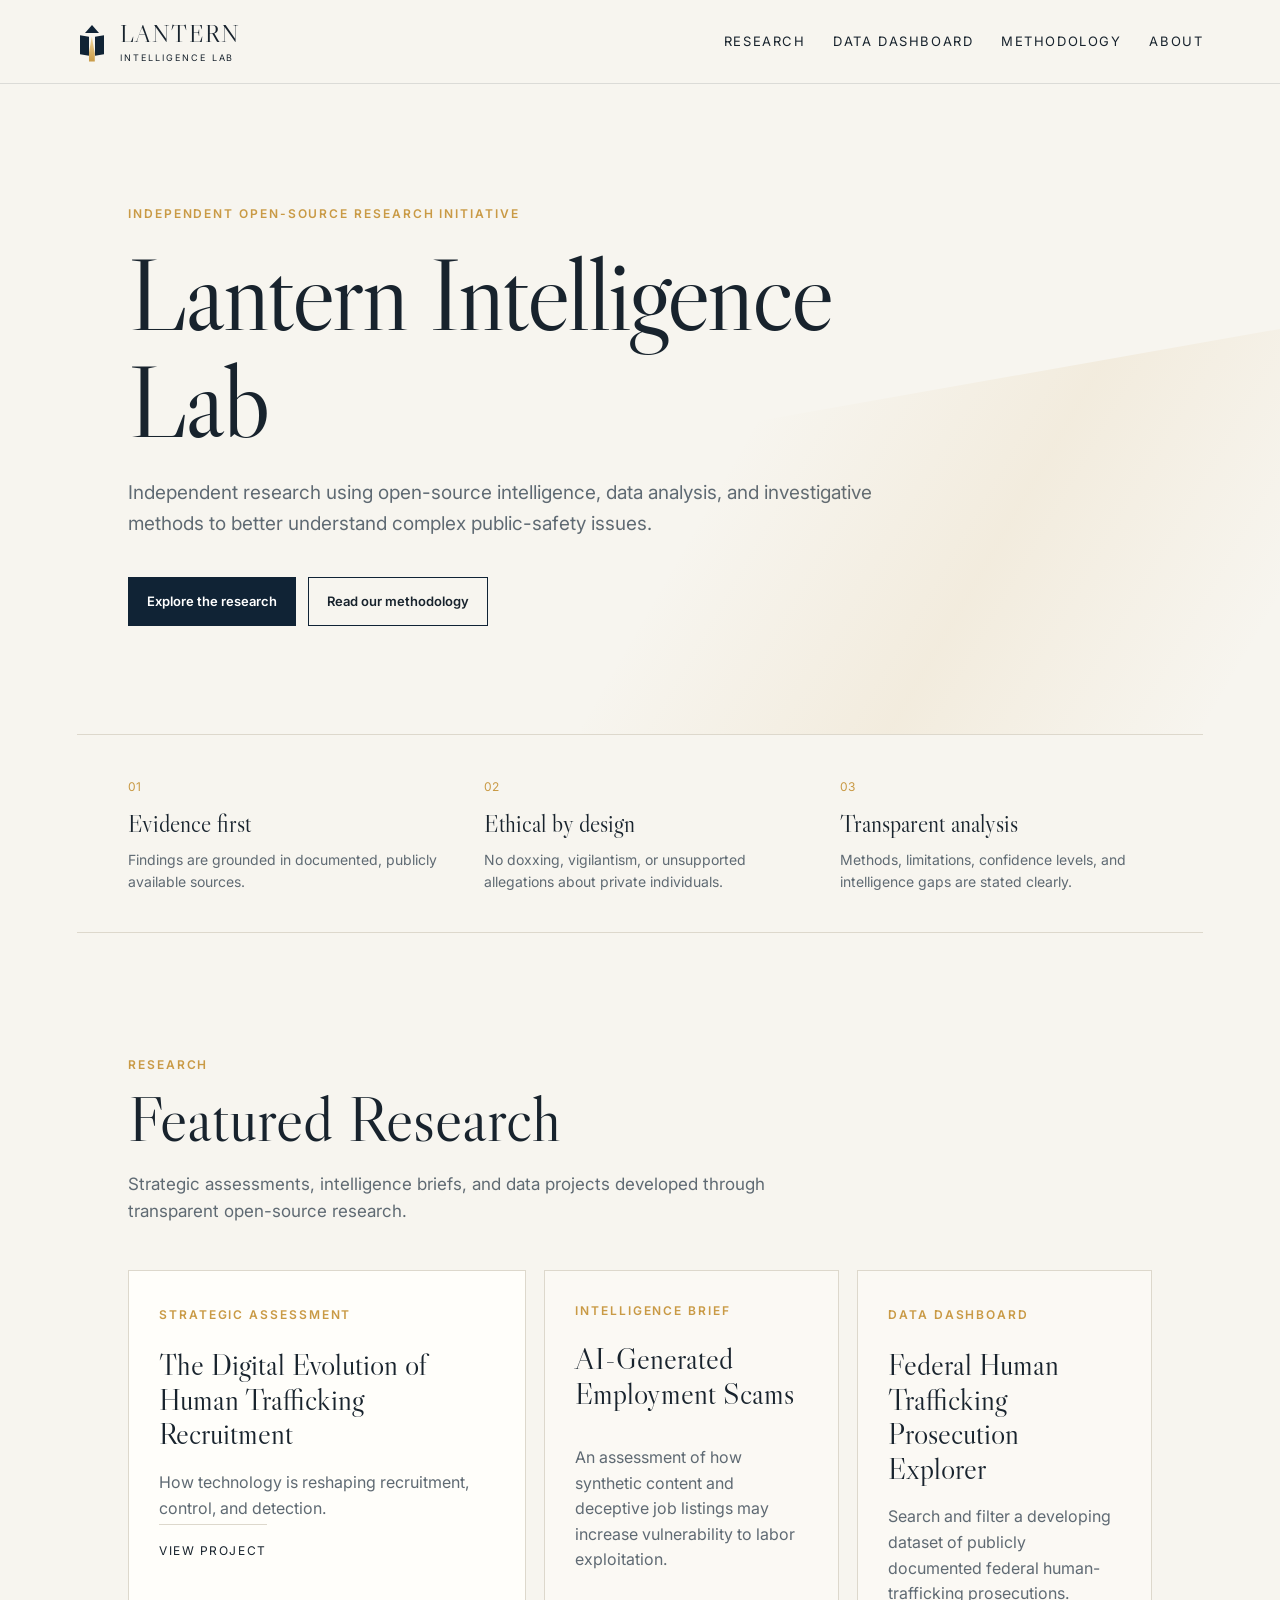
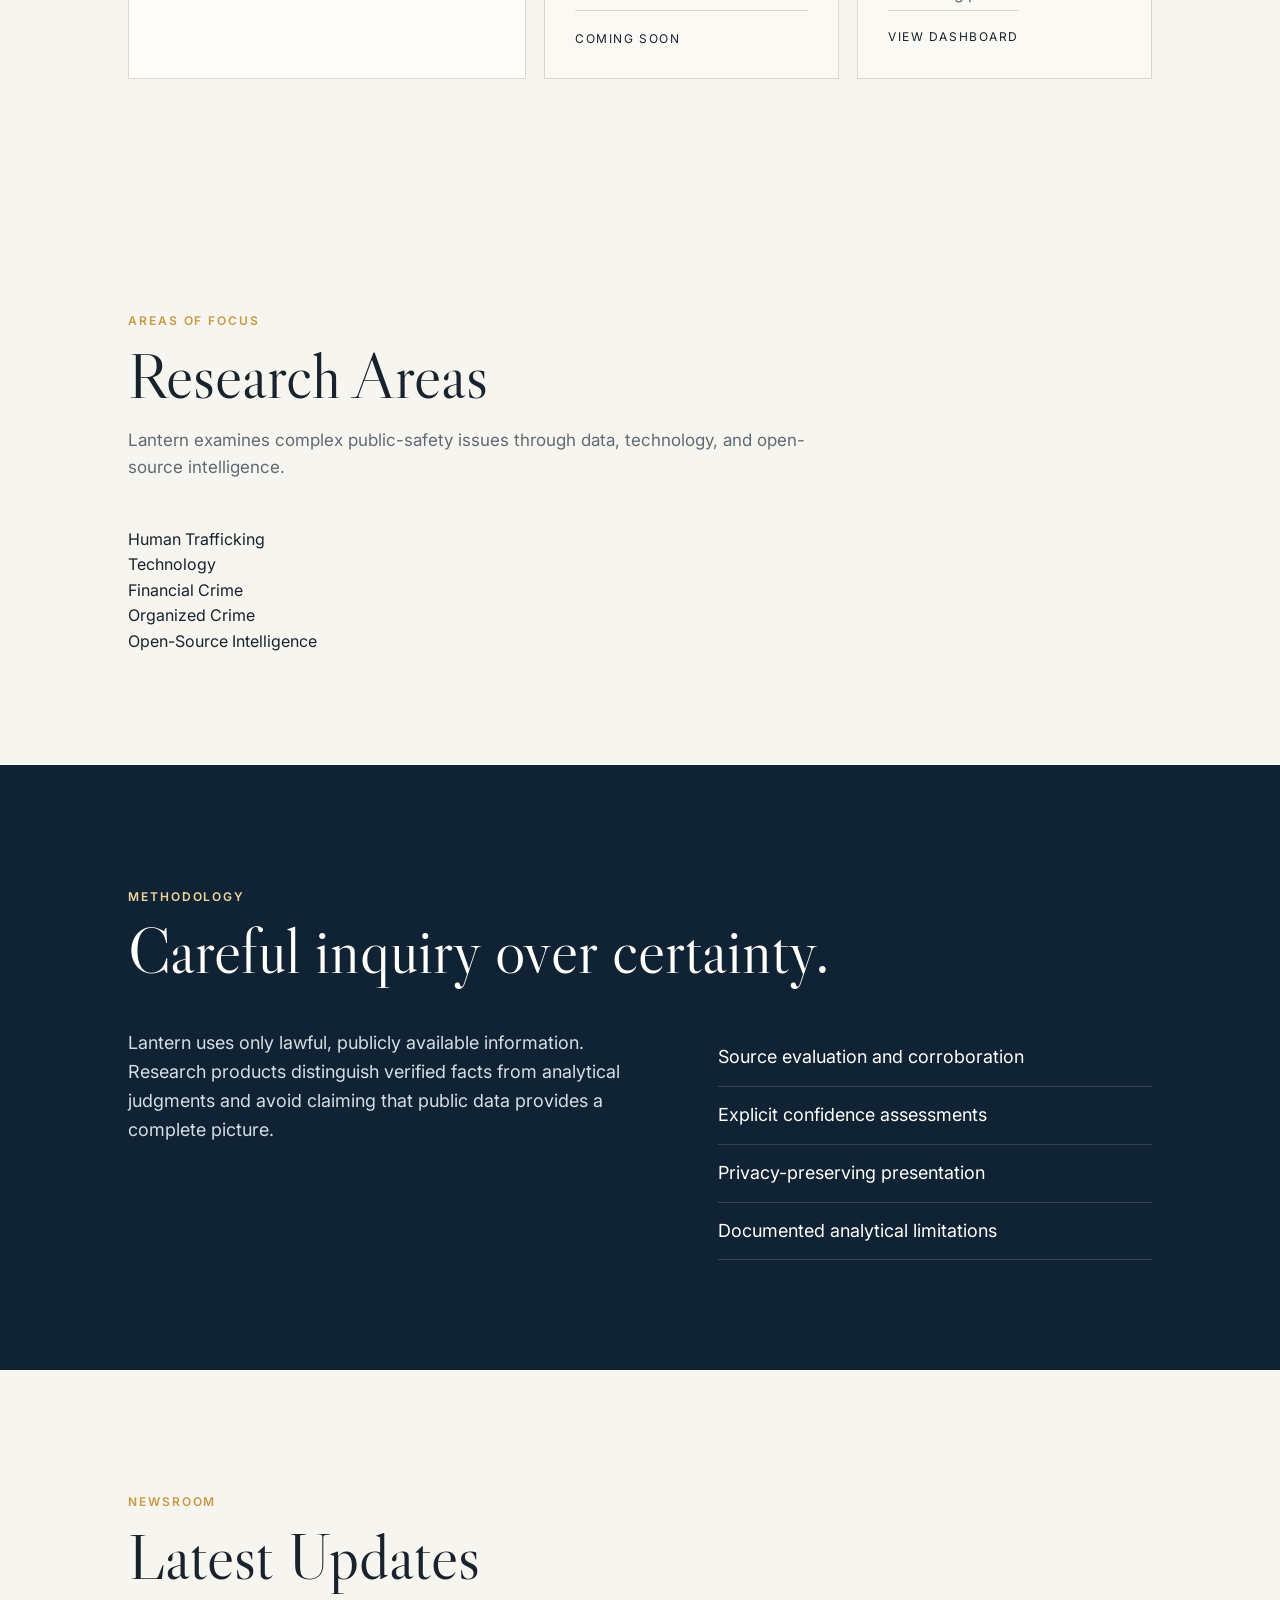
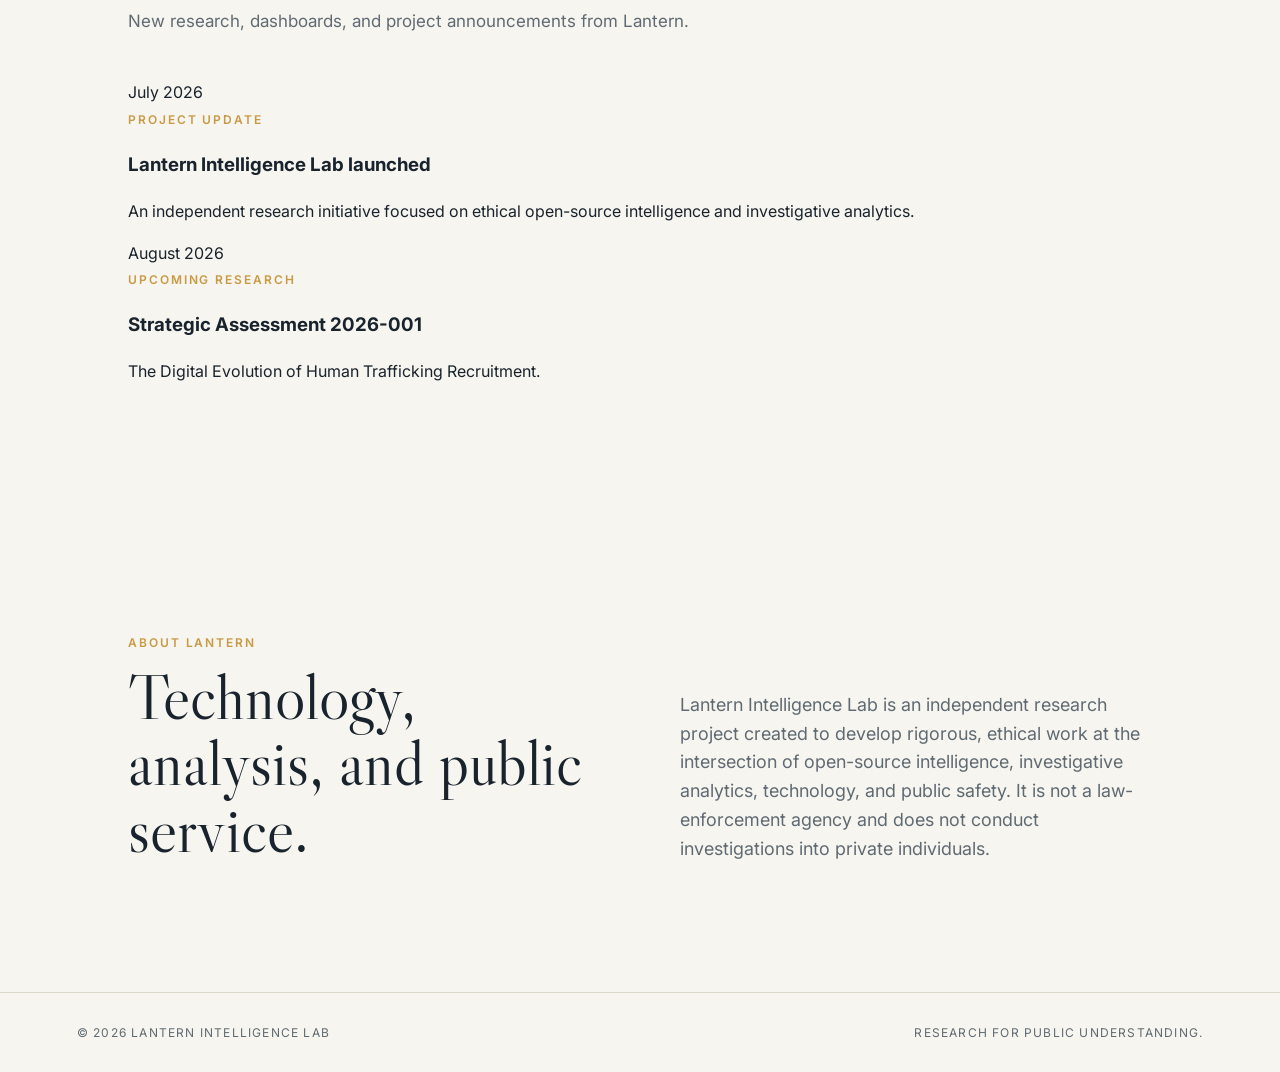
<file: index.html>
<!doctype html>
<html lang="en">
<head>
  <meta charset="utf-8" />
  <meta name="viewport" content="width=device-width, initial-scale=1" />
  <meta name="description" content="Lantern Intelligence Lab produces ethical open-source intelligence research, data analysis, and strategic assessments focused on public safety and technology-enabled exploitation." />
  <title>Lantern Intelligence Lab</title>
  <link rel="preconnect" href="https://fonts.googleapis.com">
  <link rel="preconnect" href="https://fonts.gstatic.com" crossorigin>
  <link href="https://fonts.googleapis.com/css2?family=Inter:wght@400;500;600&family=Libre+Caslon+Display&display=swap" rel="stylesheet">
  <link rel="stylesheet" href="styles.css" />
</head>
<body>
  <header class="site-header">
    <a class="brand" href="#top" aria-label="Lantern Intelligence Lab home">
      <span class="mark" aria-hidden="true">
        <span class="mark-roof"></span>
        <span class="mark-left"></span>
        <span class="mark-right"></span>
        <span class="mark-light"></span>
      </span>
      <span class="brand-text"><strong>Lantern</strong><small>Intelligence Lab</small></span>
    </a>
    <nav aria-label="Primary navigation">
      <a href="#research">Research</a>
      <a href="dashboard.html">Data Dashboard</a>
      <a href="methodology.html">Methodology</a>
      <a href="#about">About</a>
    </nav>
  </header>

  <main id="top">
    <section class="hero">
      <div class="eyebrow">Independent open-source research initiative</div>
      <h1>Lantern Intelligence Lab</h1>
      <p class="hero-copy">
        Independent research using open-source intelligence, data analysis,
        and investigative methods to better understand complex public-safety issues.
      </p>
      <div class="actions">
        <a class="button primary" href="#research">Explore the research</a>
        <a class="button secondary" href="methodology.html">Read our methodology</a>
      </div>
      <div class="beam" aria-hidden="true"></div>
    </section>

    <section class="principles" aria-label="Research principles">
      <div><span>01</span><h2>Evidence first</h2><p>Findings are grounded in documented, publicly available sources.</p></div>
      <div><span>02</span><h2>Ethical by design</h2><p>No doxxing, vigilantism, or unsupported allegations about private individuals.</p></div>
      <div><span>03</span><h2>Transparent analysis</h2><p>Methods, limitations, confidence levels, and intelligence gaps are stated clearly.</p></div>
    </section>

    <section id="research" class="section">
      <div class="section-heading">
        <p class="eyebrow">Research</p>
        <h2>Featured Research</h2>
        <p>
          Strategic assessments, intelligence briefs, and data projects
          developed through transparent open-source research.
        </p>
      </div>
      <div class="cards">
        <a class="card card-link featured" href="sa-2026-001.html">
          <span class="label">Strategic assessment</span>
          <h3>The Digital Evolution of Human Trafficking Recruitment</h3>
          <p>How technology is reshaping recruitment, control, and detection.</p>
          <span class="status">View Project</span>
        </a>
        <article class="card">
          <span class="label">Intelligence brief</span>
          <h3>AI-Generated Employment Scams</h3>
          <p>An assessment of how synthetic content and deceptive job listings may increase vulnerability to labor exploitation.</p>
          <span class="status">Coming Soon</span>
        </article>
        <a class="card card-link" href="dashboard.html">
          <span class="label">Data Dashboard</span>
          <h3>Federal Human Trafficking Prosecution Explorer</h3>
          <p>
            Search and filter a developing dataset of publicly documented federal
            human-trafficking prosecutions.
          </p>
          <span class="status">View Dashboard</span>
        </a>
      </div>
    </section>

    <section id="areas" class="section">
      <div class="section-heading">
        <p class="eyebrow">Areas of focus</p>
        <h2>Research Areas</h2>
        <p>
          Lantern examines complex public-safety issues through data,
          technology, and open-source intelligence.
        </p>
      </div>

      <div class="research-areas">
        <div class="research-area">Human Trafficking</div>
        <div class="research-area">Technology</div>
        <div class="research-area">Financial Crime</div>
        <div class="research-area">Organized Crime</div>
        <div class="research-area">Open-Source Intelligence</div>
      </div>
    </section>

    <section id="methods" class="section dark">
      <div class="section-heading">
        <p class="eyebrow">Methodology</p>
        <h2>Careful inquiry over certainty.</h2>
      </div>
      <div class="method-grid">
        <p>Lantern uses only lawful, publicly available information. Research products distinguish verified facts from analytical judgments and avoid claiming that public data provides a complete picture.</p>
        <ul>
          <li>Source evaluation and corroboration</li>
          <li>Explicit confidence assessments</li>
          <li>Privacy-preserving presentation</li>
          <li>Documented analytical limitations</li>
        </ul>
      </div>
    </section>
    
    <section id="updates" class="section">
      <div class="section-heading">
        <p class="eyebrow">Newsroom</p>
        <h2>Latest Updates</h2>
        <p>New research, dashboards, and project announcements from Lantern.</p>
      </div>

      <div class="updates-list">
        <article class="update">
          <time datetime="2026-07">July 2026</time>
          <div>
            <span class="label">Project Update</span>
            <h3>Lantern Intelligence Lab launched</h3>
            <p>
              An independent research initiative focused on ethical
              open-source intelligence and investigative analytics.
            </p>
          </div>
        </article>

        <article class="update">
          <time datetime="2026-08">August 2026</time>
          <div>
            <span class="label">Upcoming Research</span>
            <h3>Strategic Assessment 2026-001</h3>
            <p>The Digital Evolution of Human Trafficking Recruitment.</p>
          </div>
        </article>
      </div>
    </section>

    <section id="about" class="section about">
      <div>
        <p class="eyebrow">About Lantern</p>
        <h2>Technology, analysis, and public service.</h2>
      </div>
      <p>Lantern Intelligence Lab is an independent research project created to develop rigorous, ethical work at the intersection of open-source intelligence, investigative analytics, technology, and public safety. It is not a law-enforcement agency and does not conduct investigations into private individuals.</p>
    </section>
  </main>

  <footer>
    <div>© <span id="year"></span> Lantern Intelligence Lab</div>
    <div>Research for public understanding.</div>
  </footer>
  <script src="script.js"></script>
</body>
</html>
</file>
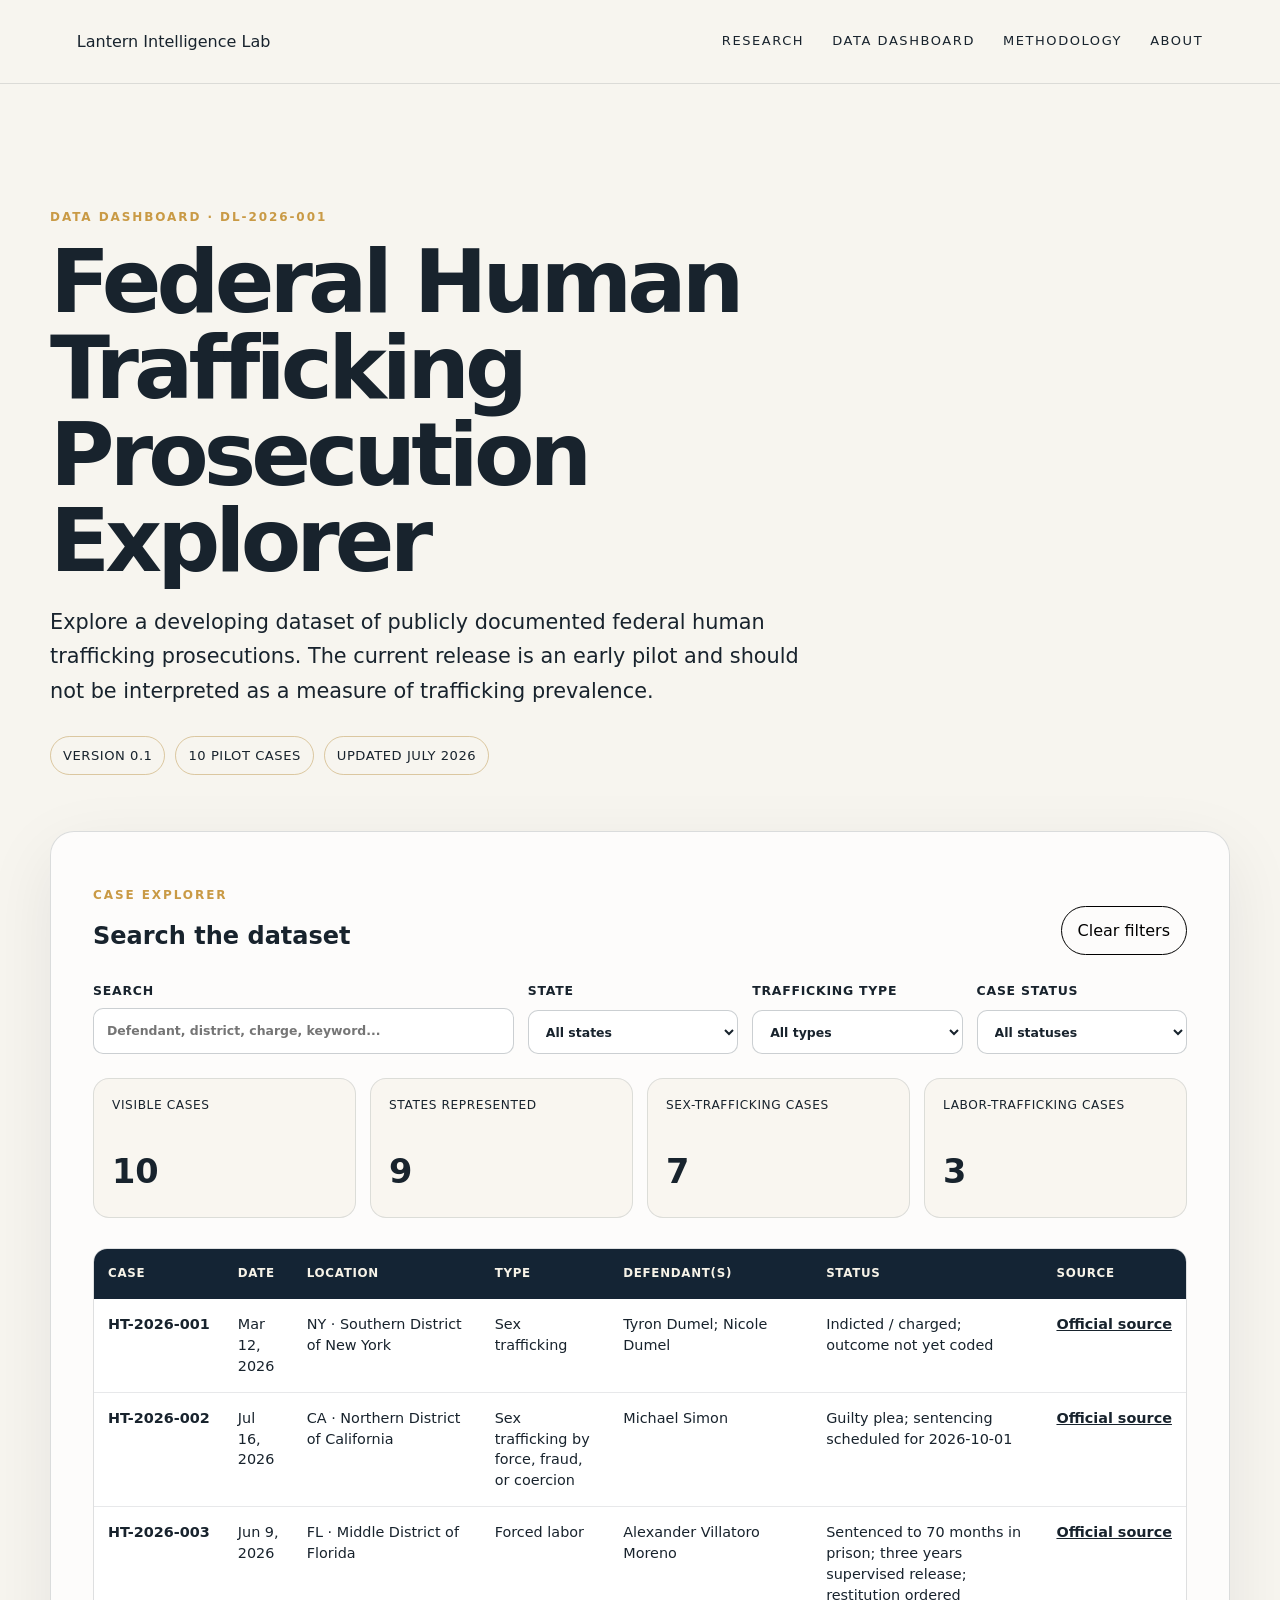
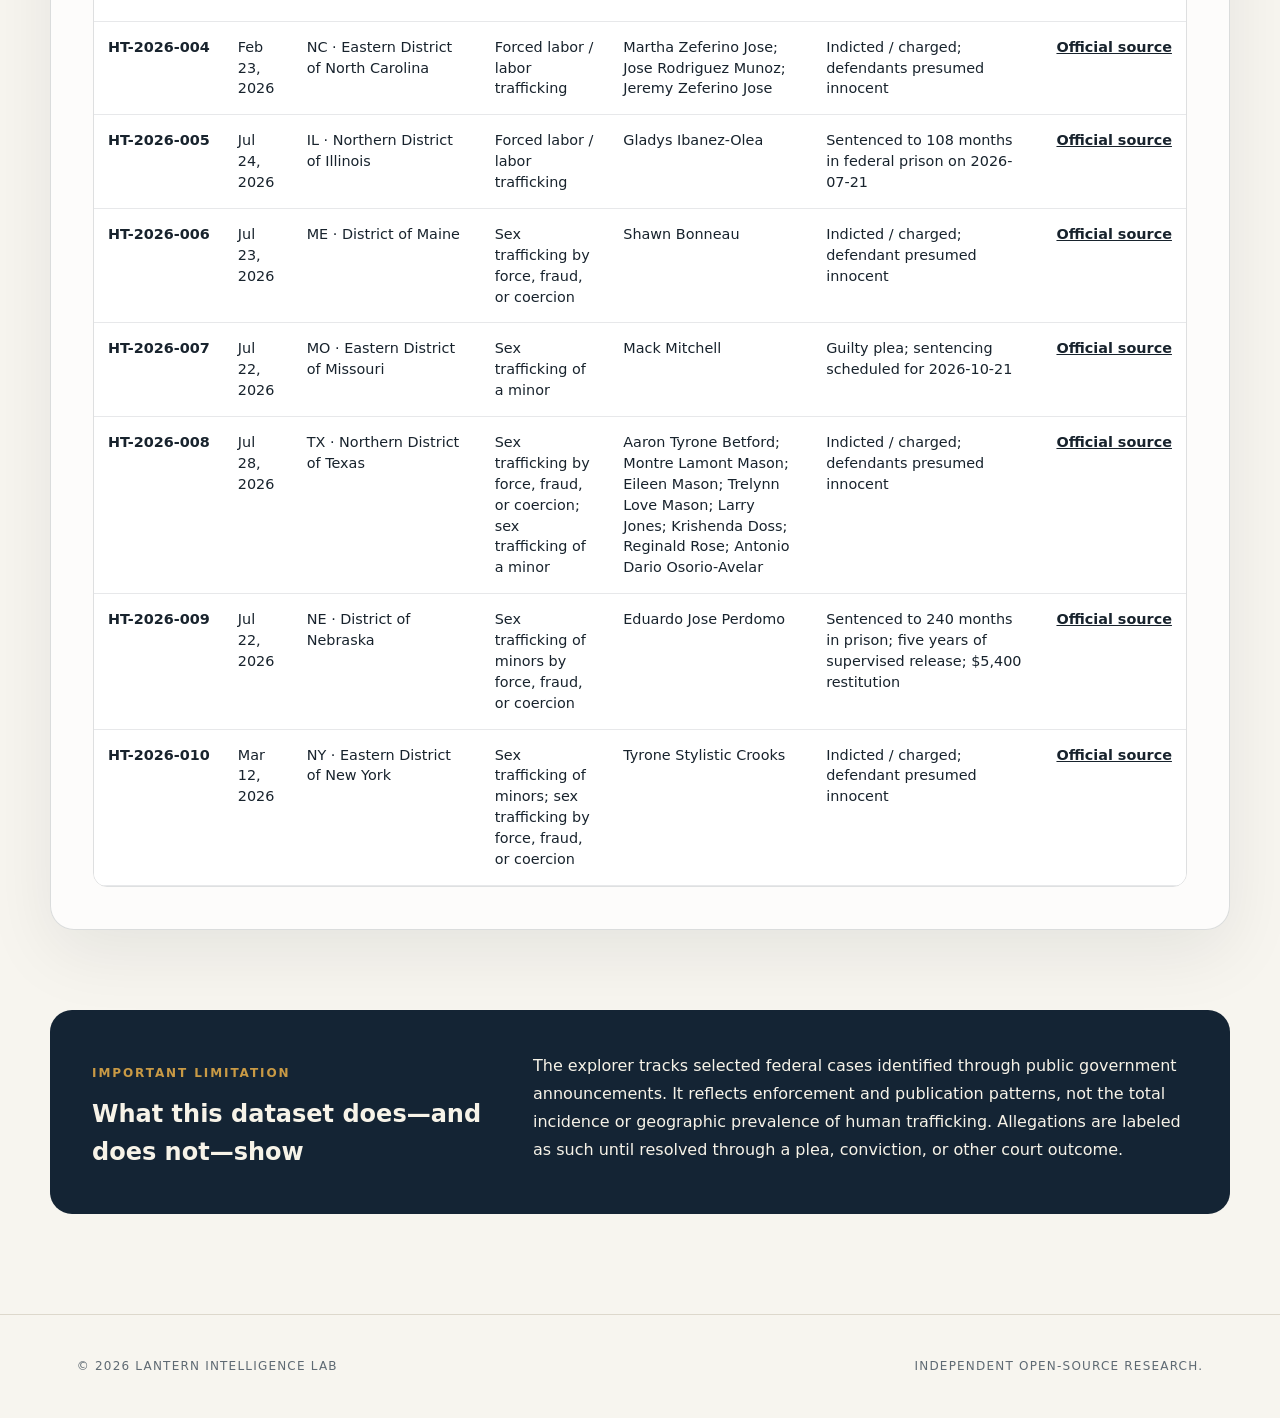
<file: dashboard.html>
<!DOCTYPE html>
<html lang="en">
<head>
  <meta charset="UTF-8" />
  <meta name="viewport" content="width=device-width, initial-scale=1.0" />
  <meta name="description" content="Explore publicly documented federal human trafficking prosecutions collected by Lantern Intelligence Lab." />
  <title>Federal Human Trafficking Prosecution Explorer | Lantern Intelligence Lab</title>
  <link rel="stylesheet" href="styles.css" />
  <link rel="stylesheet" href="dashboard.css" />
</head>
<body>
  <header class="site-header">
    <a class="brand" href="index.html">Lantern Intelligence Lab</a>
    <nav aria-label="Primary navigation">
      <a href="index.html#research">Research</a>
      <a href="dashboard.html" aria-current="page">Data Dashboard</a>
      <a href="methodology.html">Methodology</a>
      <a href="index.html#about">About</a>
    </nav>
  </header>

  <main>
    <section class="dashboard-hero">
      <p class="eyebrow">Data Dashboard · DL-2026-001</p>
      <h1>Federal Human Trafficking Prosecution Explorer</h1>
      <p class="dashboard-intro">Explore a developing dataset of publicly documented federal human trafficking prosecutions. The current release is an early pilot and should not be interpreted as a measure of trafficking prevalence.</p>
      <div class="release-meta">
        <span>Version 0.1</span>
        <span>10 pilot cases</span>
        <span>Updated July 2026</span>
      </div>
    </section>

    <section class="dashboard-shell" aria-labelledby="explorer-title">
      <div class="dashboard-heading">
        <div>
          <p class="eyebrow">Case explorer</p>
          <h2 id="explorer-title">Search the dataset</h2>
        </div>
        <button id="clear-filters" class="secondary-button" type="button">Clear filters</button>
      </div>

      <div class="filters" aria-label="Dataset filters">
        <label>Search<input id="search-filter" type="search" placeholder="Defendant, district, charge, keyword..." /></label>
        <label>State<select id="state-filter"><option value="">All states</option></select></label>
        <label>Trafficking type<select id="type-filter"><option value="">All types</option></select></label>
        <label>Case status<select id="status-filter"><option value="">All statuses</option></select></label>
      </div>

      <div class="summary-grid" aria-label="Dataset summary">
        <article class="metric-card"><span class="metric-label">Visible cases</span><strong id="visible-count">0</strong></article>
        <article class="metric-card"><span class="metric-label">States represented</span><strong id="state-count">0</strong></article>
        <article class="metric-card"><span class="metric-label">Sex-trafficking cases</span><strong id="sex-count">0</strong></article>
        <article class="metric-card"><span class="metric-label">Labor-trafficking cases</span><strong id="labor-count">0</strong></article>
      </div>

      <p id="loading-message" class="data-message">Loading dataset…</p>
      <p id="error-message" class="data-message error-message" hidden></p>

      <div class="table-wrapper">
        <table id="cases-table">
          <thead><tr><th>Case</th><th>Date</th><th>Location</th><th>Type</th><th>Defendant(s)</th><th>Status</th><th>Source</th></tr></thead>
          <tbody id="cases-body"></tbody>
        </table>
      </div>
      <p id="empty-message" class="data-message" hidden>No cases match the selected filters.</p>
    </section>

    <section class="methodology-note">
      <div><p class="eyebrow">Important limitation</p><h2>What this dataset does—and does not—show</h2></div>
      <p>The explorer tracks selected federal cases identified through public government announcements. It reflects enforcement and publication patterns, not the total incidence or geographic prevalence of human trafficking. Allegations are labeled as such until resolved through a plea, conviction, or other court outcome.</p>
    </section>
  </main>

  <footer><p>© 2026 Lantern Intelligence Lab</p><p>Independent open-source research.</p></footer>
  <script src="dashboard.js"></script>
</body>
</html>
</file>
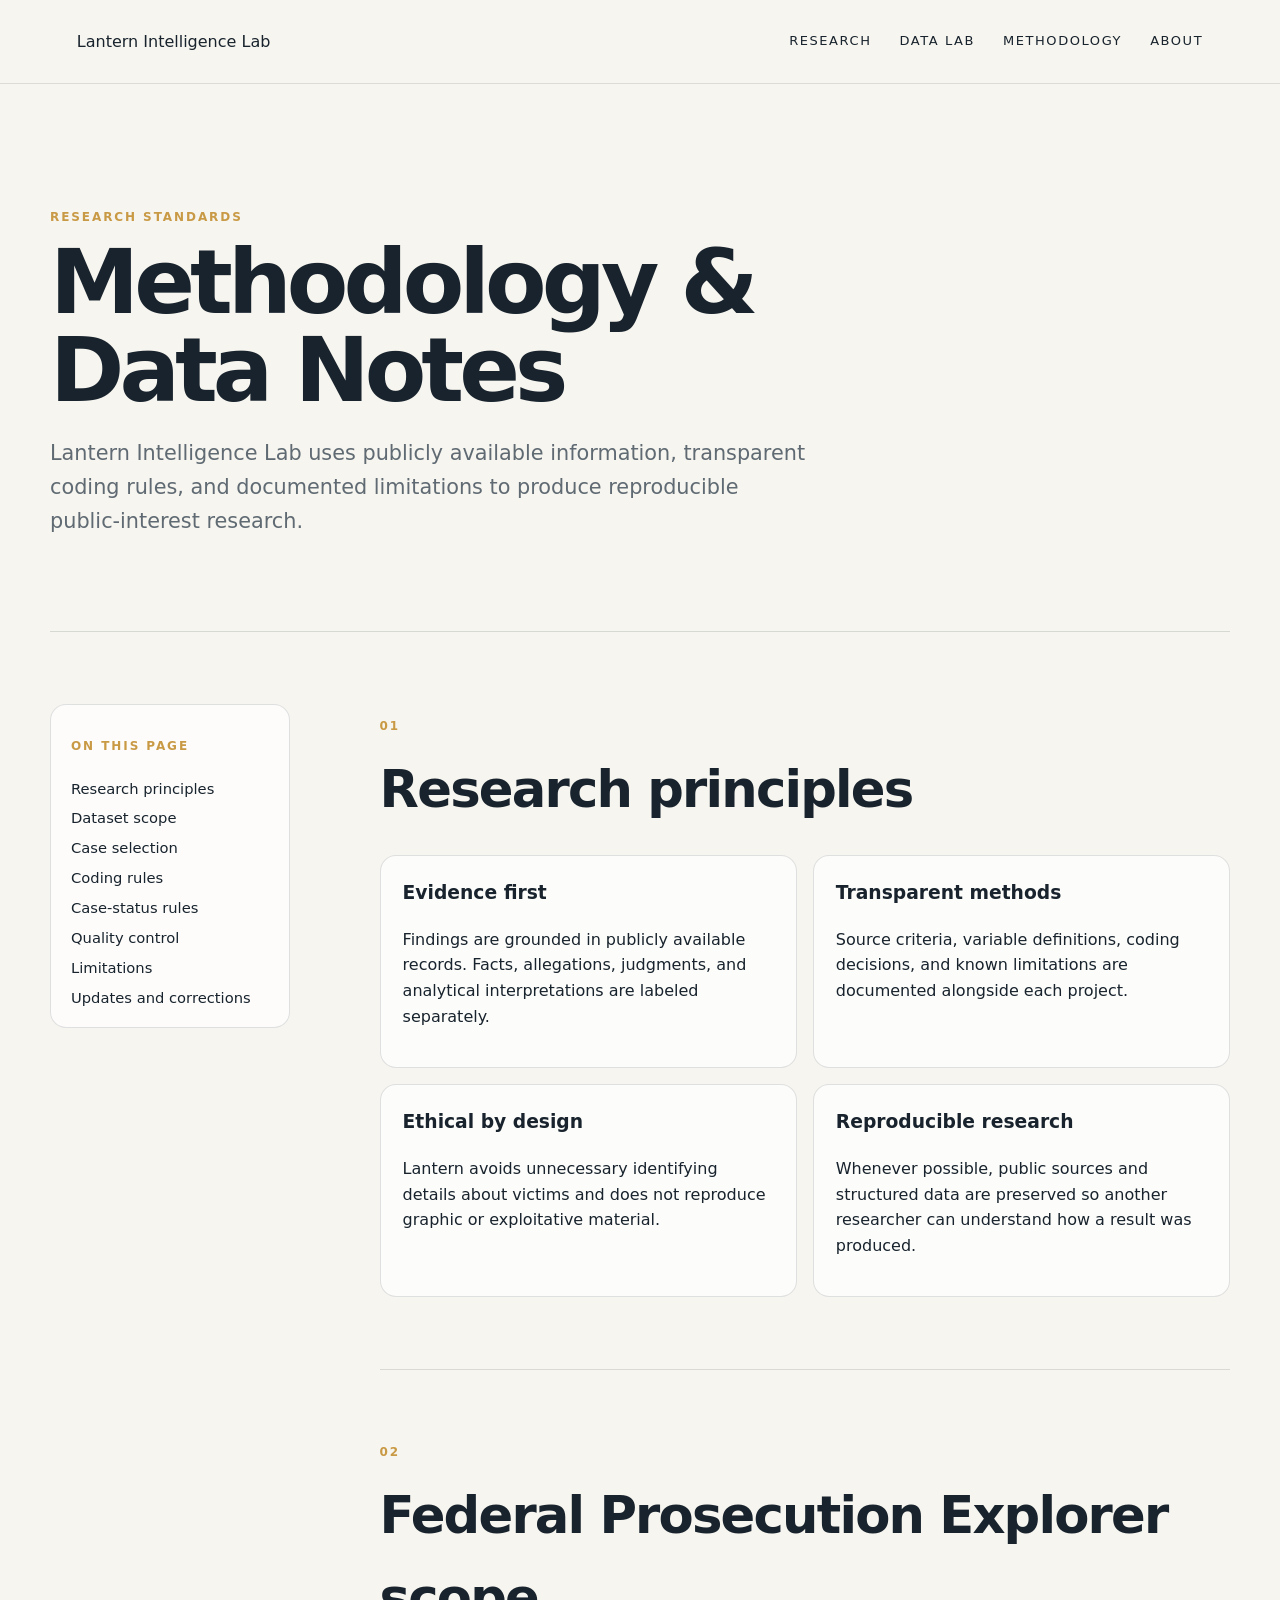
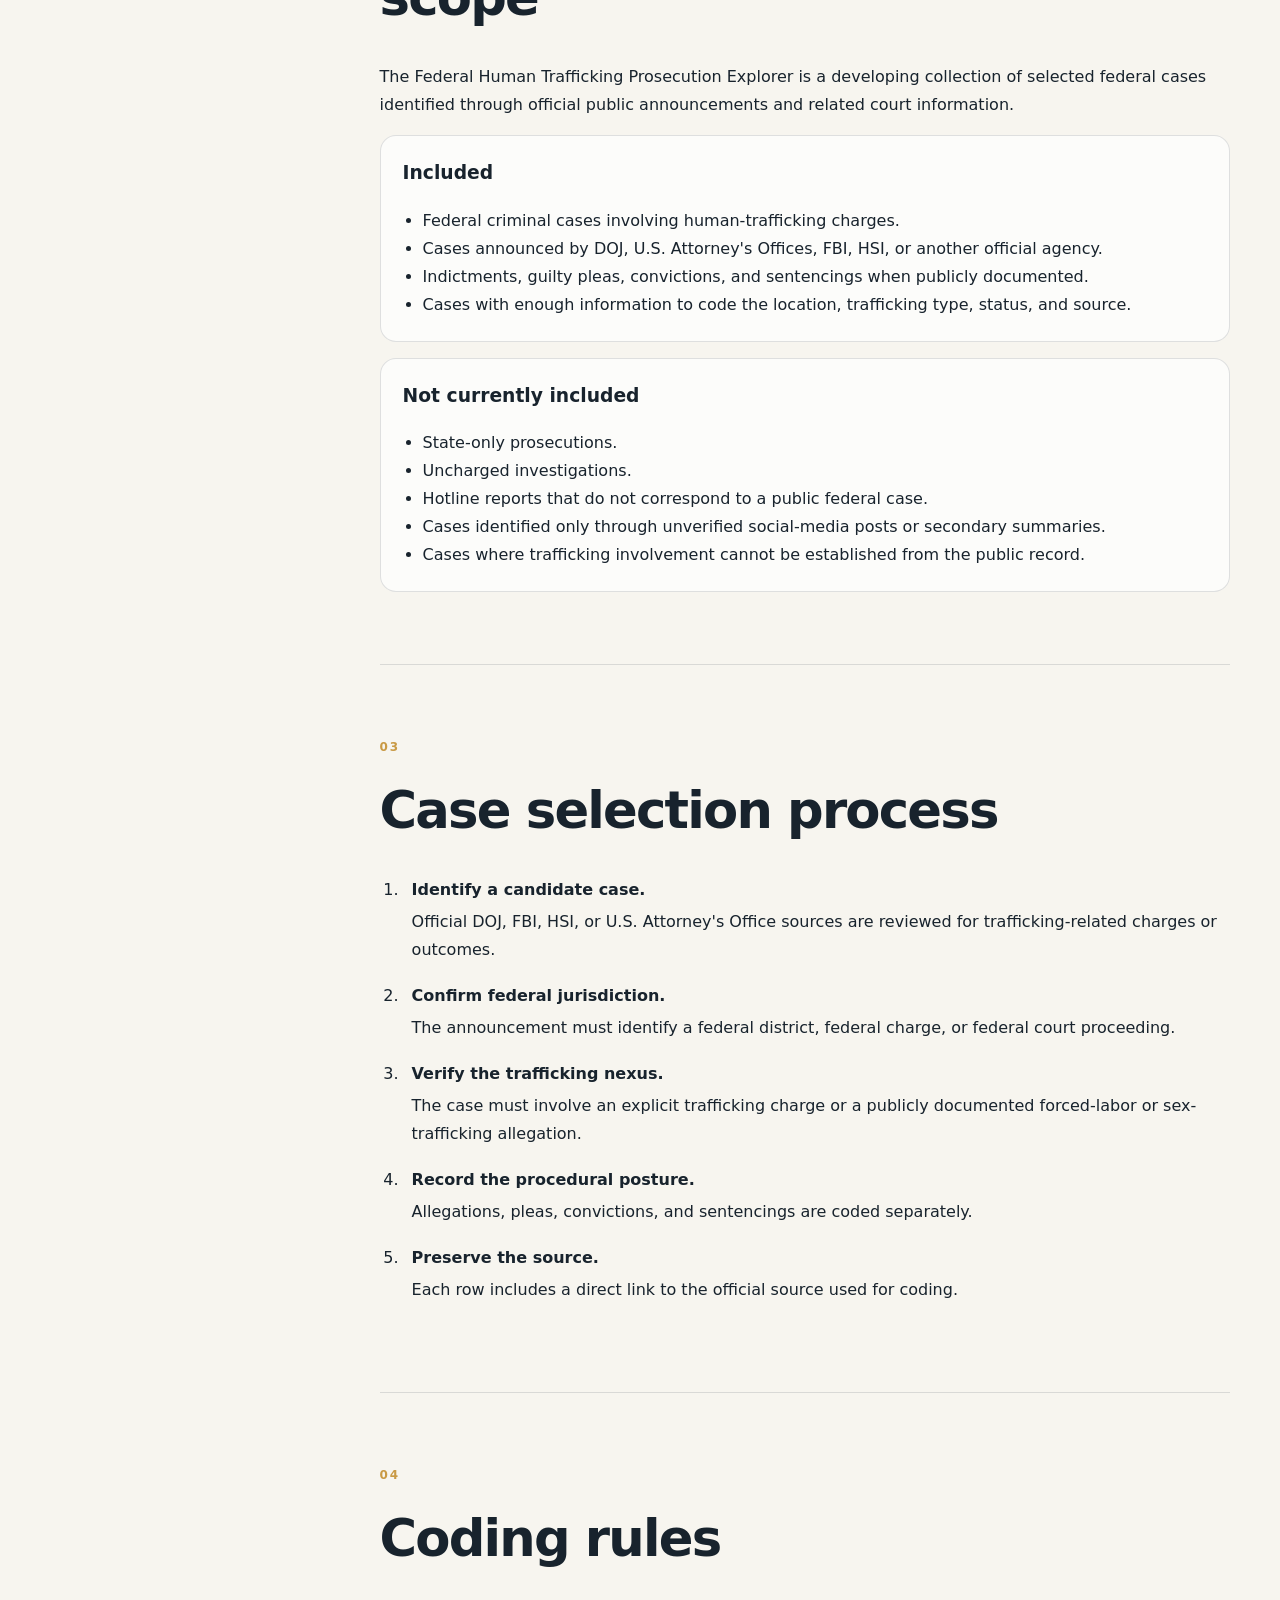
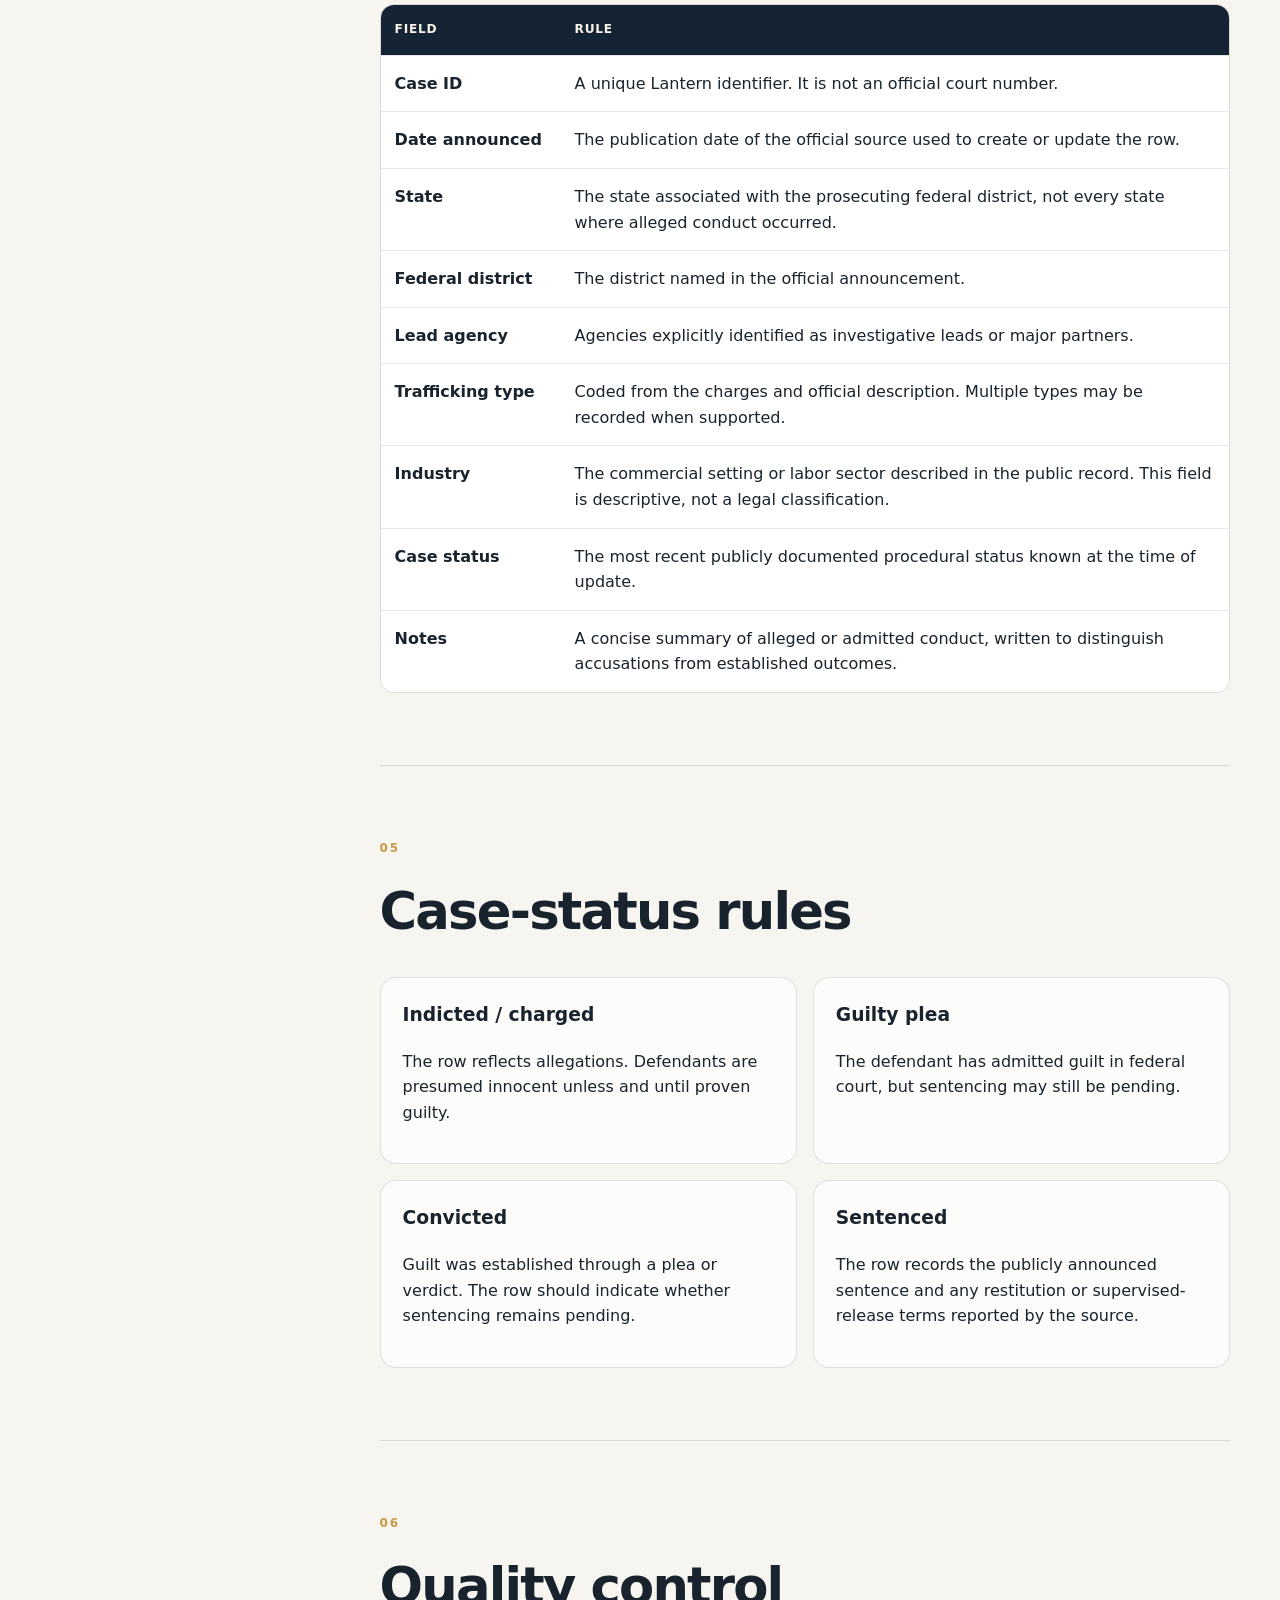
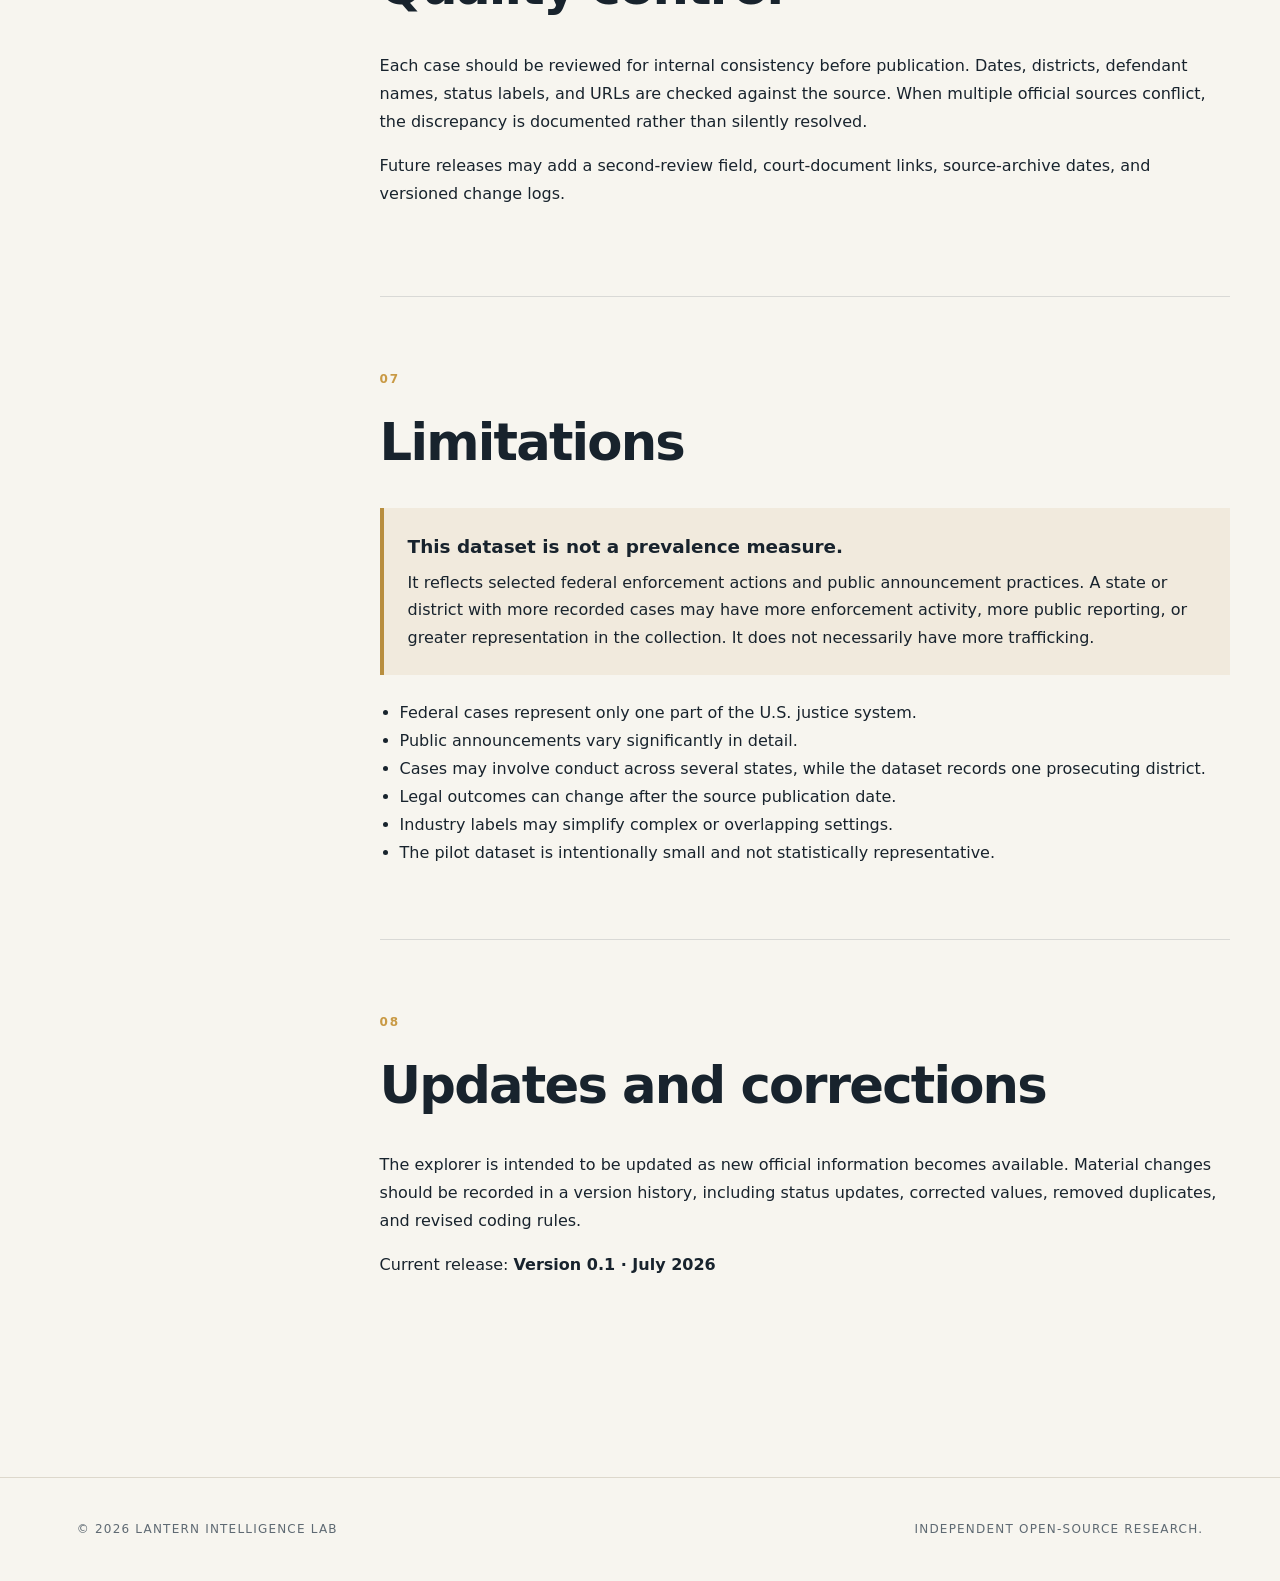
<file: methodology.html>
<!DOCTYPE html>
<html lang="en">
<head>
  <meta charset="UTF-8" />
  <meta name="viewport" content="width=device-width, initial-scale=1.0" />
  <meta name="description" content="Methodology, coding rules, and limitations for Lantern Intelligence Lab research and datasets." />
  <title>Methodology & Data Notes | Lantern Intelligence Lab</title>
  <link rel="stylesheet" href="styles.css" />
  <link rel="stylesheet" href="methodology.css" />
</head>
<body>
  <header class="site-header">
    <a class="brand" href="index.html">Lantern Intelligence Lab</a>
    <nav aria-label="Primary navigation">
      <a href="index.html#research">Research</a>
      <a href="dashboard.html">Data Lab</a>
      <a href="methodology.html" aria-current="page">Methodology</a>
      <a href="index.html#about">About</a>
    </nav>
  </header>

  <main>
    <section class="methodology-hero">
      <p class="eyebrow">Research Standards</p>
      <h1>Methodology & Data Notes</h1>
      <p class="hero-copy">
        Lantern Intelligence Lab uses publicly available information,
        transparent coding rules, and documented limitations to produce
        reproducible public-interest research.
      </p>
    </section>

    <section class="methodology-layout">
      <aside class="methodology-nav" aria-label="Page sections">
        <p class="eyebrow">On this page</p>
        <a href="#principles">Research principles</a>
        <a href="#scope">Dataset scope</a>
        <a href="#selection">Case selection</a>
        <a href="#coding">Coding rules</a>
        <a href="#status">Case-status rules</a>
        <a href="#quality">Quality control</a>
        <a href="#limitations">Limitations</a>
        <a href="#updates">Updates and corrections</a>
      </aside>

      <div class="methodology-content">
        <section id="principles" class="method-section">
          <p class="eyebrow">01</p>
          <h2>Research principles</h2>
          <div class="principle-grid">
            <article><h3>Evidence first</h3><p>Findings are grounded in publicly available records. Facts, allegations, judgments, and analytical interpretations are labeled separately.</p></article>
            <article><h3>Transparent methods</h3><p>Source criteria, variable definitions, coding decisions, and known limitations are documented alongside each project.</p></article>
            <article><h3>Ethical by design</h3><p>Lantern avoids unnecessary identifying details about victims and does not reproduce graphic or exploitative material.</p></article>
            <article><h3>Reproducible research</h3><p>Whenever possible, public sources and structured data are preserved so another researcher can understand how a result was produced.</p></article>
          </div>
        </section>

        <section id="scope" class="method-section">
          <p class="eyebrow">02</p>
          <h2>Federal Prosecution Explorer scope</h2>
          <p>The Federal Human Trafficking Prosecution Explorer is a developing collection of selected federal cases identified through official public announcements and related court information.</p>
          <div class="definition-box"><h3>Included</h3><ul>
            <li>Federal criminal cases involving human-trafficking charges.</li>
            <li>Cases announced by DOJ, U.S. Attorney's Offices, FBI, HSI, or another official agency.</li>
            <li>Indictments, guilty pleas, convictions, and sentencings when publicly documented.</li>
            <li>Cases with enough information to code the location, trafficking type, status, and source.</li>
          </ul></div>
          <div class="definition-box"><h3>Not currently included</h3><ul>
            <li>State-only prosecutions.</li>
            <li>Uncharged investigations.</li>
            <li>Hotline reports that do not correspond to a public federal case.</li>
            <li>Cases identified only through unverified social-media posts or secondary summaries.</li>
            <li>Cases where trafficking involvement cannot be established from the public record.</li>
          </ul></div>
        </section>

        <section id="selection" class="method-section">
          <p class="eyebrow">03</p>
          <h2>Case selection process</h2>
          <ol class="process-list">
            <li><strong>Identify a candidate case.</strong>Official DOJ, FBI, HSI, or U.S. Attorney's Office sources are reviewed for trafficking-related charges or outcomes.</li>
            <li><strong>Confirm federal jurisdiction.</strong>The announcement must identify a federal district, federal charge, or federal court proceeding.</li>
            <li><strong>Verify the trafficking nexus.</strong>The case must involve an explicit trafficking charge or a publicly documented forced-labor or sex-trafficking allegation.</li>
            <li><strong>Record the procedural posture.</strong>Allegations, pleas, convictions, and sentencings are coded separately.</li>
            <li><strong>Preserve the source.</strong>Each row includes a direct link to the official source used for coding.</li>
          </ol>
        </section>

        <section id="coding" class="method-section">
          <p class="eyebrow">04</p>
          <h2>Coding rules</h2>
          <div class="table-wrapper"><table><thead><tr><th>Field</th><th>Rule</th></tr></thead><tbody>
            <tr><td>Case ID</td><td>A unique Lantern identifier. It is not an official court number.</td></tr>
            <tr><td>Date announced</td><td>The publication date of the official source used to create or update the row.</td></tr>
            <tr><td>State</td><td>The state associated with the prosecuting federal district, not every state where alleged conduct occurred.</td></tr>
            <tr><td>Federal district</td><td>The district named in the official announcement.</td></tr>
            <tr><td>Lead agency</td><td>Agencies explicitly identified as investigative leads or major partners.</td></tr>
            <tr><td>Trafficking type</td><td>Coded from the charges and official description. Multiple types may be recorded when supported.</td></tr>
            <tr><td>Industry</td><td>The commercial setting or labor sector described in the public record. This field is descriptive, not a legal classification.</td></tr>
            <tr><td>Case status</td><td>The most recent publicly documented procedural status known at the time of update.</td></tr>
            <tr><td>Notes</td><td>A concise summary of alleged or admitted conduct, written to distinguish accusations from established outcomes.</td></tr>
          </tbody></table></div>
        </section>

        <section id="status" class="method-section">
          <p class="eyebrow">05</p>
          <h2>Case-status rules</h2>
          <div class="status-grid">
            <article><h3>Indicted / charged</h3><p>The row reflects allegations. Defendants are presumed innocent unless and until proven guilty.</p></article>
            <article><h3>Guilty plea</h3><p>The defendant has admitted guilt in federal court, but sentencing may still be pending.</p></article>
            <article><h3>Convicted</h3><p>Guilt was established through a plea or verdict. The row should indicate whether sentencing remains pending.</p></article>
            <article><h3>Sentenced</h3><p>The row records the publicly announced sentence and any restitution or supervised-release terms reported by the source.</p></article>
          </div>
        </section>

        <section id="quality" class="method-section">
          <p class="eyebrow">06</p>
          <h2>Quality control</h2>
          <p>Each case should be reviewed for internal consistency before publication. Dates, districts, defendant names, status labels, and URLs are checked against the source. When multiple official sources conflict, the discrepancy is documented rather than silently resolved.</p>
          <p>Future releases may add a second-review field, court-document links, source-archive dates, and versioned change logs.</p>
        </section>

        <section id="limitations" class="method-section limitation-section">
          <p class="eyebrow">07</p>
          <h2>Limitations</h2>
          <div class="limitation-callout"><strong>This dataset is not a prevalence measure.</strong><p>It reflects selected federal enforcement actions and public announcement practices. A state or district with more recorded cases may have more enforcement activity, more public reporting, or greater representation in the collection. It does not necessarily have more trafficking.</p></div>
          <ul>
            <li>Federal cases represent only one part of the U.S. justice system.</li>
            <li>Public announcements vary significantly in detail.</li>
            <li>Cases may involve conduct across several states, while the dataset records one prosecuting district.</li>
            <li>Legal outcomes can change after the source publication date.</li>
            <li>Industry labels may simplify complex or overlapping settings.</li>
            <li>The pilot dataset is intentionally small and not statistically representative.</li>
          </ul>
        </section>

        <section id="updates" class="method-section">
          <p class="eyebrow">08</p>
          <h2>Updates and corrections</h2>
          <p>The explorer is intended to be updated as new official information becomes available. Material changes should be recorded in a version history, including status updates, corrected values, removed duplicates, and revised coding rules.</p>
          <p>Current release: <strong>Version 0.1 · July 2026</strong></p>
        </section>
      </div>
    </section>
  </main>

  <footer>
    <p>© 2026 Lantern Intelligence Lab</p>
    <p>Independent open-source research.</p>
  </footer>
</body>
</html>
</file>
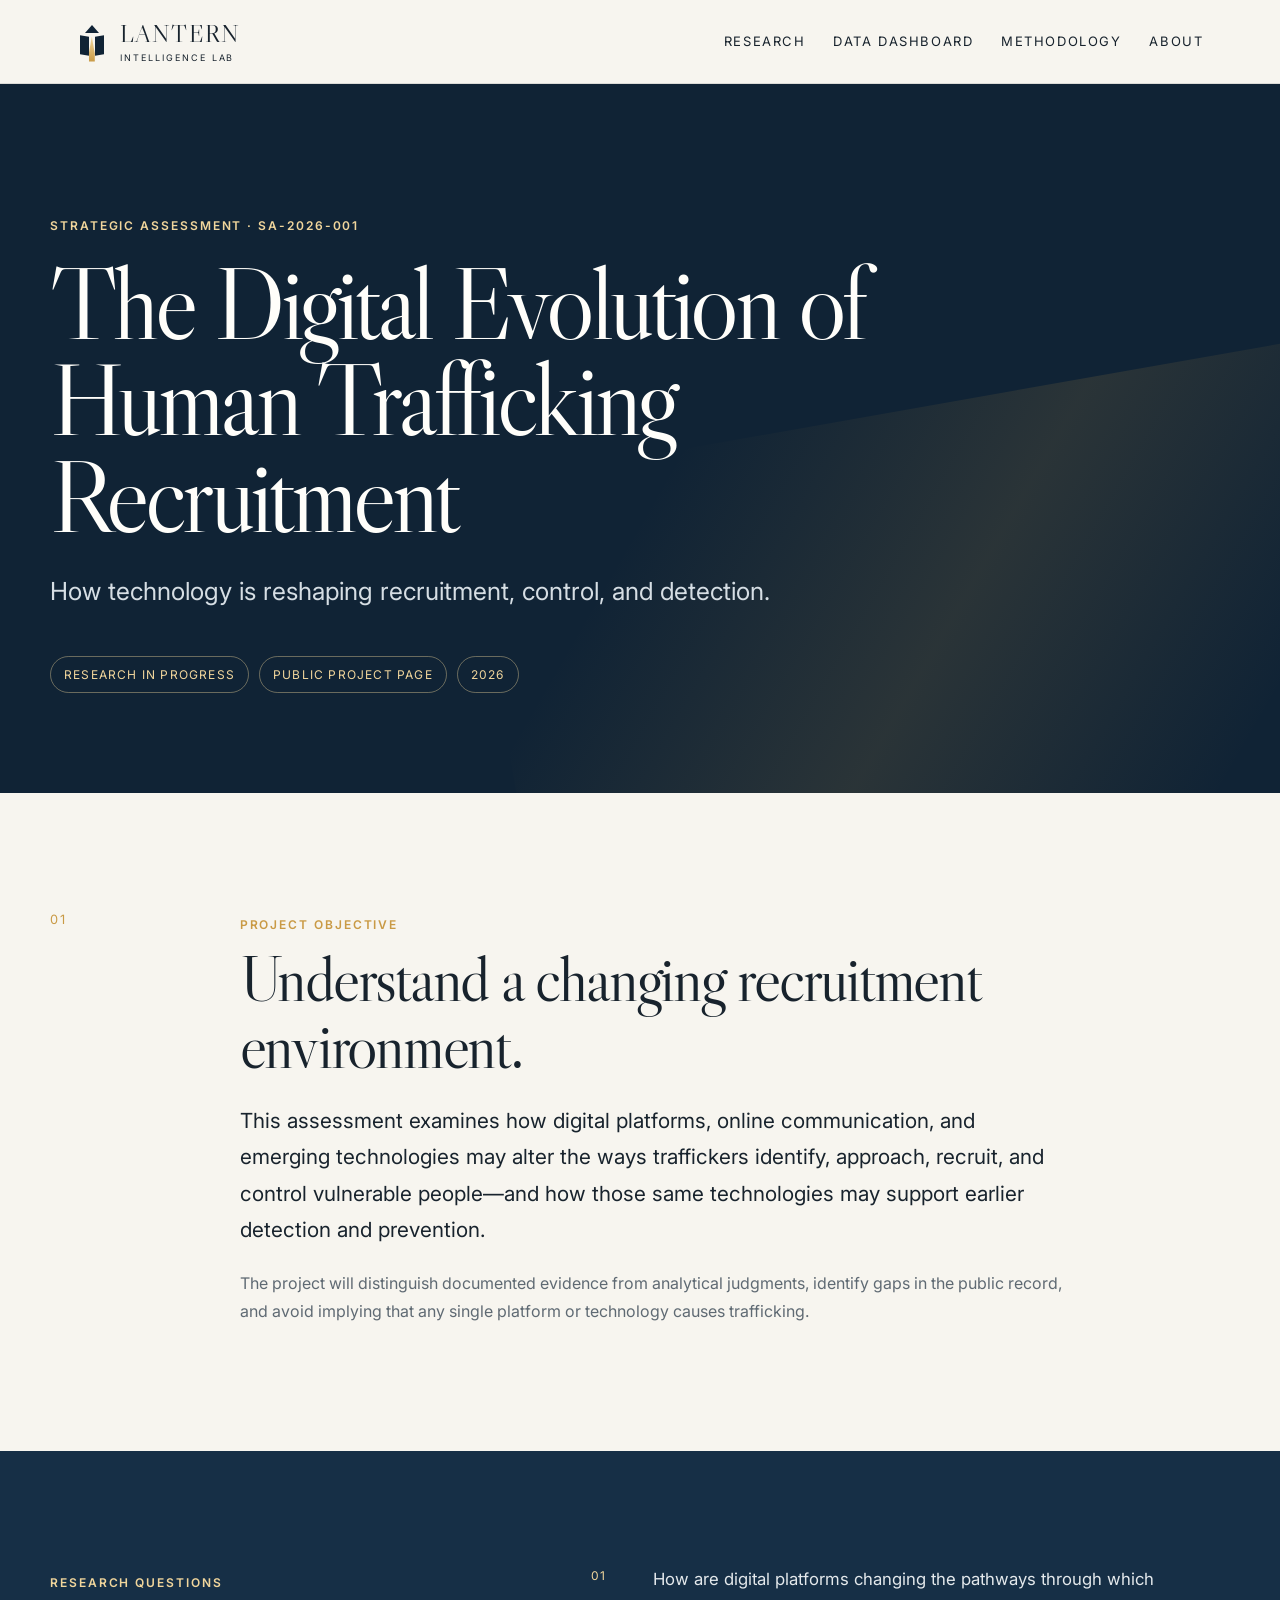
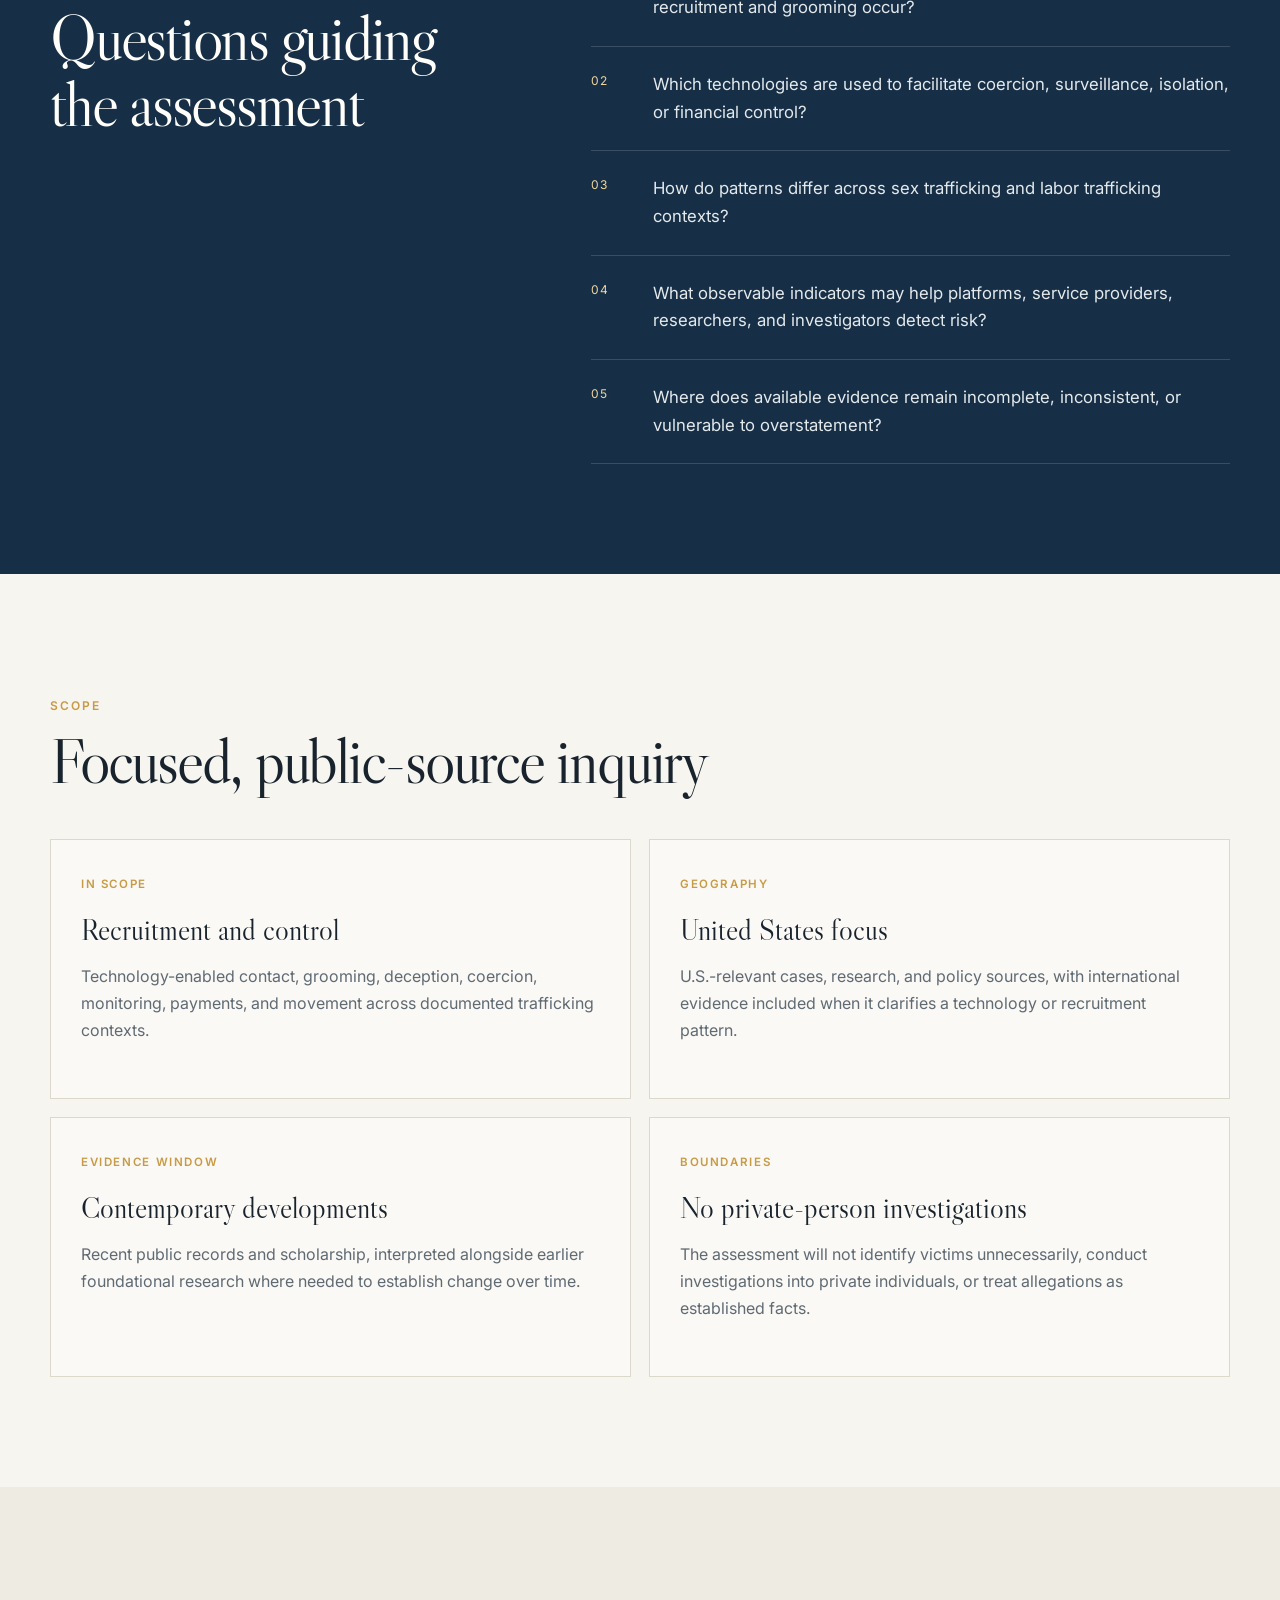
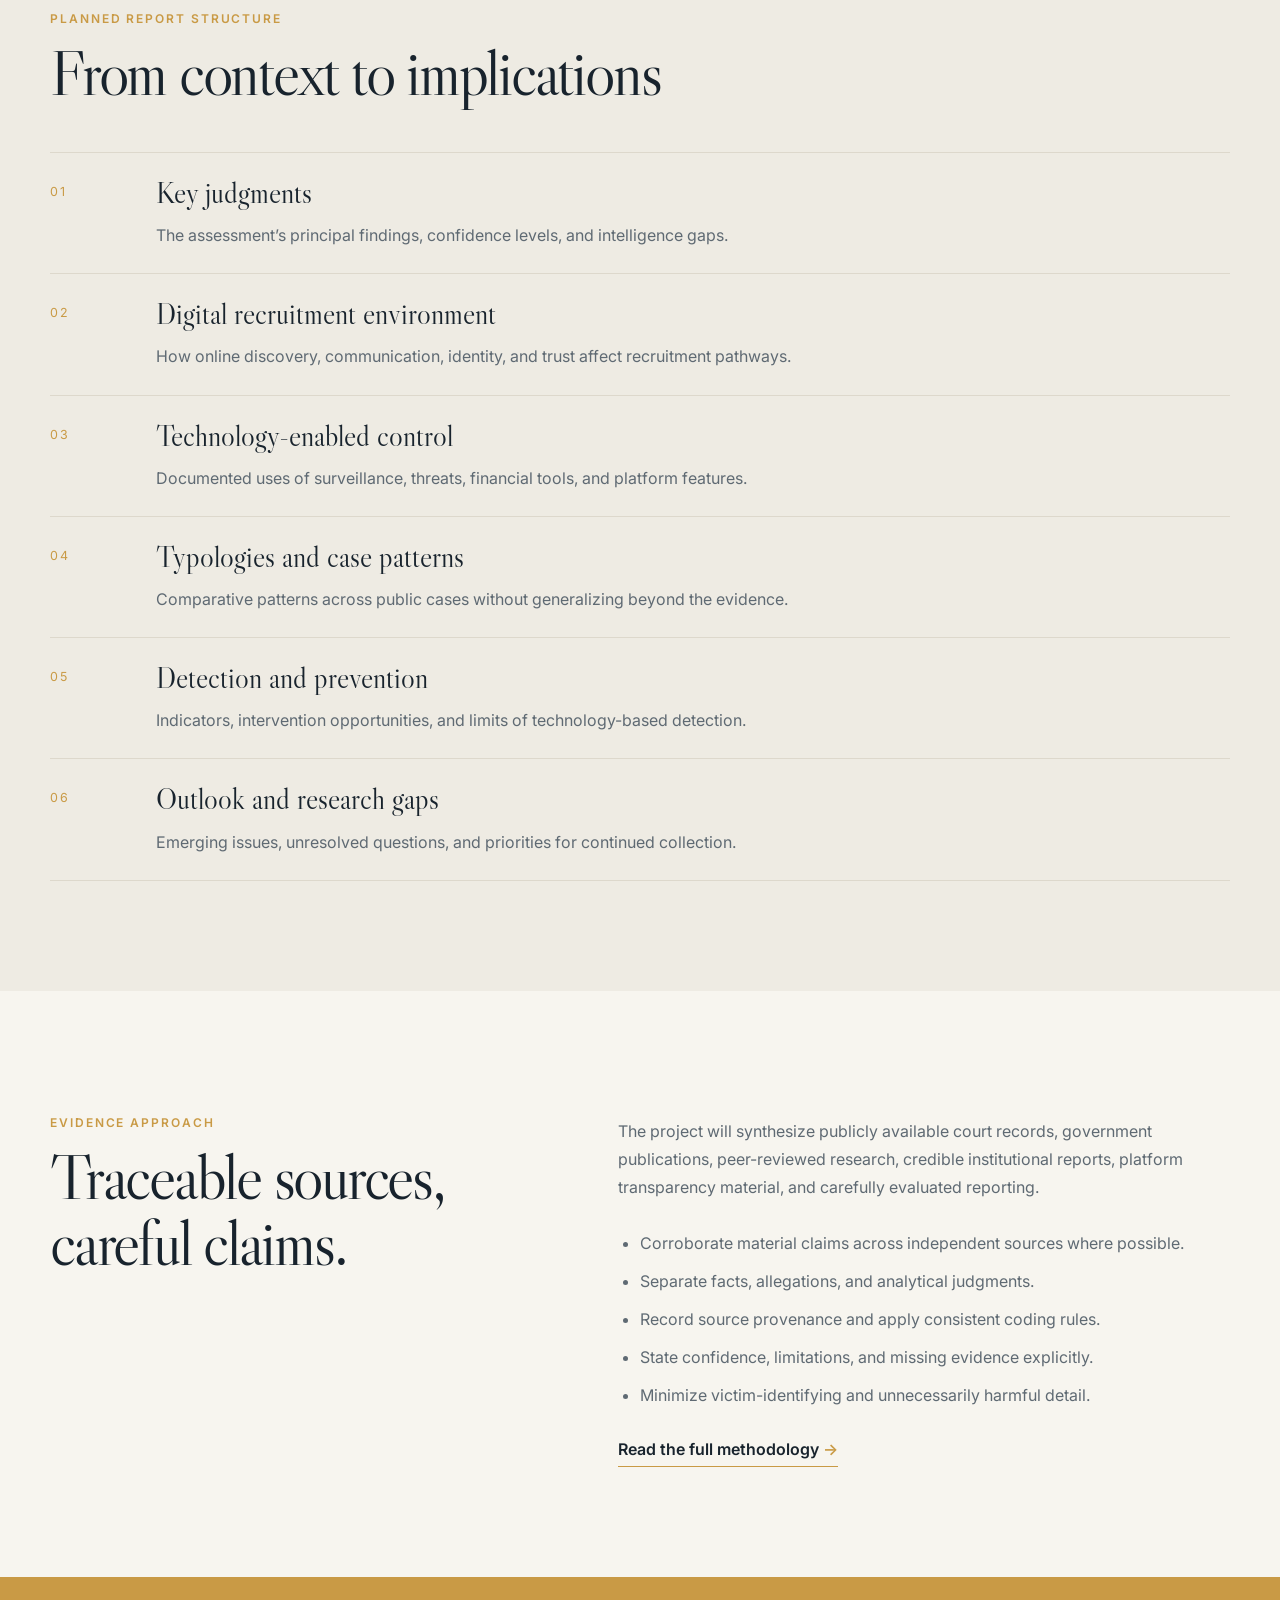
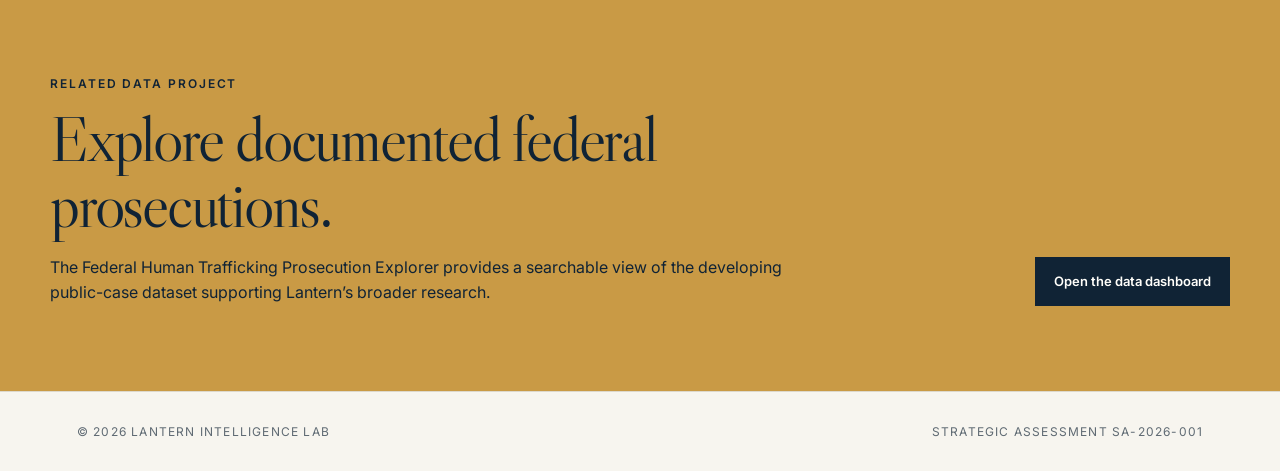
<file: sa-2026-001.html>
<!doctype html>
<html lang="en">
<head>
  <meta charset="utf-8" />
  <meta name="viewport" content="width=device-width, initial-scale=1" />
  <meta name="description" content="Strategic Assessment SA-2026-001 examines how technology is reshaping human trafficking recruitment, control, and detection." />
  <title>The Digital Evolution of Human Trafficking Recruitment | Lantern Intelligence Lab</title>
  <link rel="preconnect" href="https://fonts.googleapis.com">
  <link rel="preconnect" href="https://fonts.gstatic.com" crossorigin>
  <link href="https://fonts.googleapis.com/css2?family=Inter:wght@400;500;600&family=Libre+Caslon+Display&display=swap" rel="stylesheet">
  <link rel="stylesheet" href="styles.css" />
  <link rel="stylesheet" href="report.css" />
</head>
<body>
  <header class="site-header">
    <a class="brand" href="index.html" aria-label="Lantern Intelligence Lab home">
      <span class="mark" aria-hidden="true">
        <span class="mark-roof"></span>
        <span class="mark-left"></span>
        <span class="mark-right"></span>
        <span class="mark-light"></span>
      </span>
      <span class="brand-text"><strong>Lantern</strong><small>Intelligence Lab</small></span>
    </a>
    <nav aria-label="Primary navigation">
      <a href="index.html#research" aria-current="page">Research</a>
      <a href="dashboard.html">Data Dashboard</a>
      <a href="methodology.html">Methodology</a>
      <a href="index.html#about">About</a>
    </nav>
  </header>

  <main>
    <section class="report-hero">
      <div class="report-hero-inner">
        <p class="eyebrow">Strategic Assessment · SA-2026-001</p>
        <h1>The Digital Evolution of Human Trafficking Recruitment</h1>
        <p class="report-subtitle">How technology is reshaping recruitment, control, and detection.</p>
        <div class="report-meta" aria-label="Project status">
          <span>Research in progress</span>
          <span>Public project page</span>
          <span>2026</span>
        </div>
      </div>
      <div class="report-beam" aria-hidden="true"></div>
    </section>

    <section class="report-intro report-width">
      <p class="section-number">01</p>
      <div>
        <p class="eyebrow">Project objective</p>
        <h2>Understand a changing recruitment environment.</h2>
        <p class="lead">This assessment examines how digital platforms, online communication, and emerging technologies may alter the ways traffickers identify, approach, recruit, and control vulnerable people—and how those same technologies may support earlier detection and prevention.</p>
        <p>The project will distinguish documented evidence from analytical judgments, identify gaps in the public record, and avoid implying that any single platform or technology causes trafficking.</p>
      </div>
    </section>

    <section class="report-section dark-section">
      <div class="report-width split-heading">
        <div>
          <p class="eyebrow">Research questions</p>
          <h2>Questions guiding the assessment</h2>
        </div>
        <ol class="question-list">
          <li><span>01</span>How are digital platforms changing the pathways through which recruitment and grooming occur?</li>
          <li><span>02</span>Which technologies are used to facilitate coercion, surveillance, isolation, or financial control?</li>
          <li><span>03</span>How do patterns differ across sex trafficking and labor trafficking contexts?</li>
          <li><span>04</span>What observable indicators may help platforms, service providers, researchers, and investigators detect risk?</li>
          <li><span>05</span>Where does available evidence remain incomplete, inconsistent, or vulnerable to overstatement?</li>
        </ol>
      </div>
    </section>

    <section class="report-section report-width">
      <div class="section-heading report-heading">
        <p class="eyebrow">Scope</p>
        <h2>Focused, public-source inquiry</h2>
      </div>
      <div class="scope-grid">
        <article>
          <span class="scope-label">In scope</span>
          <h3>Recruitment and control</h3>
          <p>Technology-enabled contact, grooming, deception, coercion, monitoring, payments, and movement across documented trafficking contexts.</p>
        </article>
        <article>
          <span class="scope-label">Geography</span>
          <h3>United States focus</h3>
          <p>U.S.-relevant cases, research, and policy sources, with international evidence included when it clarifies a technology or recruitment pattern.</p>
        </article>
        <article>
          <span class="scope-label">Evidence window</span>
          <h3>Contemporary developments</h3>
          <p>Recent public records and scholarship, interpreted alongside earlier foundational research where needed to establish change over time.</p>
        </article>
        <article>
          <span class="scope-label">Boundaries</span>
          <h3>No private-person investigations</h3>
          <p>The assessment will not identify victims unnecessarily, conduct investigations into private individuals, or treat allegations as established facts.</p>
        </article>
      </div>
    </section>

    <section class="report-section structure-section">
      <div class="report-width">
        <div class="section-heading report-heading">
          <p class="eyebrow">Planned report structure</p>
          <h2>From context to implications</h2>
        </div>
        <div class="chapter-list">
          <article><span>01</span><div><h3>Key judgments</h3><p>The assessment’s principal findings, confidence levels, and intelligence gaps.</p></div></article>
          <article><span>02</span><div><h3>Digital recruitment environment</h3><p>How online discovery, communication, identity, and trust affect recruitment pathways.</p></div></article>
          <article><span>03</span><div><h3>Technology-enabled control</h3><p>Documented uses of surveillance, threats, financial tools, and platform features.</p></div></article>
          <article><span>04</span><div><h3>Typologies and case patterns</h3><p>Comparative patterns across public cases without generalizing beyond the evidence.</p></div></article>
          <article><span>05</span><div><h3>Detection and prevention</h3><p>Indicators, intervention opportunities, and limits of technology-based detection.</p></div></article>
          <article><span>06</span><div><h3>Outlook and research gaps</h3><p>Emerging issues, unresolved questions, and priorities for continued collection.</p></div></article>
        </div>
      </div>
    </section>

    <section class="report-section report-width evidence-layout">
      <div>
        <p class="eyebrow">Evidence approach</p>
        <h2>Traceable sources, careful claims.</h2>
      </div>
      <div class="evidence-copy">
        <p>The project will synthesize publicly available court records, government publications, peer-reviewed research, credible institutional reports, platform transparency material, and carefully evaluated reporting.</p>
        <ul>
          <li>Corroborate material claims across independent sources where possible.</li>
          <li>Separate facts, allegations, and analytical judgments.</li>
          <li>Record source provenance and apply consistent coding rules.</li>
          <li>State confidence, limitations, and missing evidence explicitly.</li>
          <li>Minimize victim-identifying and unnecessarily harmful detail.</li>
        </ul>
        <a class="text-link" href="methodology.html">Read the full methodology <span aria-hidden="true">→</span></a>
      </div>
    </section>

    <section class="data-callout">
      <div class="report-width data-callout-inner">
        <div>
          <p class="eyebrow">Related data project</p>
          <h2>Explore documented federal prosecutions.</h2>
          <p>The Federal Human Trafficking Prosecution Explorer provides a searchable view of the developing public-case dataset supporting Lantern’s broader research.</p>
        </div>
        <a class="button data-button" href="dashboard.html">Open the data dashboard</a>
      </div>
    </section>
  </main>

  <footer>
    <div>© 2026 Lantern Intelligence Lab</div>
    <div>Strategic Assessment SA-2026-001</div>
  </footer>
</body>
</html>
</file>
<file: styles.css>
:root {
  --navy: #102335;
  --navy-2: #162f46;
  --ink: #18232d;
  --muted: #5f6a73;
  --gold: #c99a45;
  --gold-soft: #f1d69c;
  --paper: #f7f5ef;
  --white: #fffefa;
  --line: #ddd8cc;
}
* { box-sizing: border-box; }
html { scroll-behavior: smooth; }
body { margin: 0; background: var(--paper); color: var(--ink); font-family: Inter, system-ui, sans-serif; line-height: 1.6; }
a { color: inherit; }
.site-header { height: 84px; padding: 0 6vw; display: flex; align-items: center; justify-content: space-between; border-bottom: 1px solid rgba(16,35,53,.12); position: sticky; top: 0; z-index: 10; background: rgba(247,245,239,.92); backdrop-filter: blur(14px); }
.brand { text-decoration: none; display: flex; gap: 13px; align-items: center; }
.brand-text { display: flex; flex-direction: column; line-height: 1; }
.brand-text strong { font-family: "Libre Caslon Display", Georgia, serif; font-size: 24px; font-weight: 400; letter-spacing: .05em; text-transform: uppercase; }
.brand-text small { margin-top: 7px; text-transform: uppercase; letter-spacing: .22em; font-size: 9px; }
nav { display: flex; gap: 28px; }
nav a { text-decoration: none; font-size: 13px; text-transform: uppercase; letter-spacing: .12em; }
.mark { width: 30px; height: 36px; position: relative; display: inline-block; }
.mark-roof { position: absolute; top: 1px; left: 8px; border-left: 7px solid transparent; border-right: 7px solid transparent; border-bottom: 8px solid var(--navy); }
.mark-left, .mark-right { position: absolute; top: 12px; width: 9px; height: 19px; background: var(--navy); }
.mark-left { left: 3px; transform: skewY(10deg); }
.mark-right { right: 3px; transform: skewY(-10deg); }
.mark-light { position: absolute; left: 12px; top: 13px; width: 6px; height: 25px; background: linear-gradient(var(--gold-soft), var(--gold)); clip-path: polygon(50% 0, 100% 68%, 100% 100%, 0 100%, 0 68%); filter: drop-shadow(0 8px 8px rgba(201,154,69,.35)); }
.hero { min-height: 650px; padding: 120px 10vw 90px; position: relative; overflow: hidden; }
.hero h1, .section h2 { font-family: "Libre Caslon Display", Georgia, serif; font-weight: 400; line-height: 1.04; }
.hero h1 { max-width: 860px; margin: 18px 0 24px; font-size: clamp(54px, 8vw, 112px); letter-spacing: -.025em; }
.hero-copy { max-width: 760px; font-size: 19px; color: var(--muted); }
.eyebrow, .label { color: var(--gold); text-transform: uppercase; letter-spacing: .16em; font-size: 12px; font-weight: 600; }
.actions { display: flex; gap: 12px; margin-top: 38px; flex-wrap: wrap; }
.button { text-decoration: none; padding: 13px 18px; border: 1px solid var(--navy); font-size: 13px; font-weight: 600; }
.primary { background: var(--navy); color: white; }
.secondary { background: transparent; }
.beam { position: absolute; right: -10vw; bottom: -210px; width: 65vw; height: 560px; background: linear-gradient(130deg, transparent 17%, rgba(201,154,69,.10), transparent 72%); transform: rotate(-10deg); pointer-events: none; }
.principles { margin: 0 6vw; padding: 38px 4vw; border-top: 1px solid var(--line); border-bottom: 1px solid var(--line); display: grid; grid-template-columns: repeat(3,1fr); gap: 44px; }
.principles span { color: var(--gold); font-size: 12px; }
.principles h2 { font-family: "Libre Caslon Display", Georgia, serif; font-weight: 400; margin: 6px 0; }
.principles p { color: var(--muted); margin: 0; font-size: 14px; }
.section { padding: 110px 10vw; }
.section-heading { max-width: 720px; margin-bottom: 45px; }
.section h2 { font-size: clamp(42px, 5vw, 72px); margin: 12px 0 18px; }
.section-heading > p:last-child { color: var(--muted); font-size: 17px; }
.cards { display: grid; grid-template-columns: 1.35fr 1fr 1fr; gap: 18px; }
.card { min-height: 320px; padding: 30px; border: 1px solid var(--line); background: rgba(255,254,250,.54); display: flex; flex-direction: column; }
.card.featured { background: var(--white); }
.card h3 { font-family: "Libre Caslon Display", Georgia, serif; font-size: 30px; line-height: 1.15; font-weight: 400; margin: 22px 0 18px; }
.card p { color: var(--muted); }
.status { margin-top: auto; font-size: 12px; text-transform: uppercase; letter-spacing: .13em; border-top: 1px solid var(--line); padding-top: 18px; }
.dark { background: var(--navy); color: var(--white); }
.dark .eyebrow { color: var(--gold-soft); }
.method-grid { display: grid; grid-template-columns: 1.2fr 1fr; gap: 70px; font-size: 18px; }
.method-grid p { color: #d6dee4; margin-top: 0; }
.method-grid ul { list-style: none; margin: 0; padding: 0; }
.method-grid li { padding: 14px 0; border-bottom: 1px solid rgba(255,255,255,.15); }
.about { display: grid; grid-template-columns: 1fr 1fr; gap: 80px; align-items: end; }
.about > p { color: var(--muted); font-size: 18px; }
footer { padding: 30px 6vw; border-top: 1px solid var(--line); display: flex; justify-content: space-between; color: var(--muted); font-size: 12px; text-transform: uppercase; letter-spacing: .1em; }
@media (max-width: 800px) {
  nav { display: none; }
  .site-header { padding: 0 5vw; }
  .hero { padding: 95px 7vw 75px; min-height: auto; }
  .principles, .cards, .method-grid, .about { grid-template-columns: 1fr; }
  .principles { margin: 0; padding: 36px 7vw; }
  .section { padding: 80px 7vw; }
  footer { gap: 15px; flex-direction: column; }
}
.card-link {
  display: block;
  color: inherit;
  text-decoration: none;
  transition:
    transform 180ms ease,
    box-shadow 180ms ease,
    border-color 180ms ease;
}

.card-link:hover {
  transform: translateY(-4px);
  border-color: rgba(184, 142, 63, 0.65);
  box-shadow: 0 18px 45px rgba(20, 36, 52, 0.12);
}

.card-link:focus-visible {
  outline: 3px solid rgba(184, 142, 63, 0.55);
  outline-offset: 4px;
}
</file>
<file: dashboard.css>
.dashboard-hero,.dashboard-shell,.methodology-note{width:min(1180px,calc(100% - 40px));margin-inline:auto}.dashboard-hero{padding:112px 0 56px}.dashboard-hero h1{max-width:900px;margin:10px 0 20px;font-size:clamp(2.6rem,7vw,5.5rem);line-height:.98;letter-spacing:-.055em}.dashboard-intro{max-width:760px;font-size:clamp(1.05rem,2vw,1.3rem);line-height:1.65}.release-meta{display:flex;flex-wrap:wrap;gap:10px;margin-top:28px}.release-meta span{border:1px solid rgba(184,142,63,.45);border-radius:999px;padding:8px 12px;font-size:.82rem;letter-spacing:.04em;text-transform:uppercase}.dashboard-shell{margin-bottom:80px;border:1px solid rgba(20,36,52,.15);border-radius:24px;padding:clamp(22px,4vw,42px);background:rgba(255,255,255,.72);box-shadow:0 22px 70px rgba(13,28,42,.08)}.dashboard-heading{display:flex;align-items:end;justify-content:space-between;gap:24px;margin-bottom:26px}.dashboard-heading h2{margin:6px 0 0}.secondary-button{border:1px solid currentColor;border-radius:999px;background:transparent;padding:11px 16px;font:inherit;cursor:pointer}.filters{display:grid;grid-template-columns:minmax(220px,2fr) repeat(3,minmax(150px,1fr));gap:14px}.filters label{display:grid;gap:7px;font-size:.78rem;font-weight:700;letter-spacing:.06em;text-transform:uppercase}.filters input,.filters select{width:100%;border:1px solid rgba(20,36,52,.22);border-radius:10px;background:#fff;padding:12px 13px;font:inherit;color:inherit}.summary-grid{display:grid;grid-template-columns:repeat(4,1fr);gap:14px;margin:24px 0 30px}.metric-card{border:1px solid rgba(20,36,52,.12);border-radius:16px;padding:18px;background:rgba(247,244,236,.72)}.metric-label{display:block;min-height:38px;font-size:.76rem;line-height:1.35;letter-spacing:.05em;text-transform:uppercase}.metric-card strong{display:block;margin-top:10px;font-size:2.1rem}.table-wrapper{overflow-x:auto;border:1px solid rgba(20,36,52,.13);border-radius:14px}#cases-table{width:100%;min-width:980px;border-collapse:collapse;background:#fff}#cases-table th,#cases-table td{padding:15px 14px;text-align:left;vertical-align:top;border-bottom:1px solid rgba(20,36,52,.1)}#cases-table th{background:#142434;color:#f7f3e8;font-size:.74rem;letter-spacing:.06em;text-transform:uppercase}#cases-table td{font-size:.9rem;line-height:1.45}#cases-table tbody tr:hover{background:rgba(184,142,63,.07)}.case-id{font-weight:750;white-space:nowrap}.case-location{min-width:180px}.status-text{min-width:200px}.source-link{font-weight:700;white-space:nowrap}.data-message{margin:24px 0 0}.error-message{color:#9d2424}.methodology-note{display:grid;grid-template-columns:.75fr 1.25fr;gap:48px;margin-bottom:100px;padding:42px;border-radius:22px;background:#142434;color:#f7f3e8}.methodology-note h2{margin:8px 0 0}.methodology-note p:last-child{margin:0;line-height:1.75}@media(max-width:900px){.filters,.summary-grid{grid-template-columns:repeat(2,1fr)}.methodology-note{grid-template-columns:1fr;gap:20px}}@media(max-width:620px){.dashboard-hero,.dashboard-shell,.methodology-note{width:min(100% - 24px,1180px)}.dashboard-hero{padding-top:84px}.dashboard-heading{align-items:start;flex-direction:column}.filters,.summary-grid{grid-template-columns:1fr}.methodology-note{padding:28px 22px}}
</file>
<file: methodology.css>
.methodology-hero,
.methodology-layout {
  width: min(1180px, calc(100% - 40px));
  margin-inline: auto;
}

.methodology-hero {
  padding: 112px 0 72px;
  border-bottom: 1px solid rgba(20, 36, 52, 0.14);
}

.methodology-hero h1 {
  max-width: 900px;
  margin: 10px 0 20px;
  font-size: clamp(2.8rem, 7vw, 5.8rem);
  line-height: 0.98;
  letter-spacing: -0.055em;
}

.methodology-hero .hero-copy {
  max-width: 760px;
  font-size: clamp(1.05rem, 2vw, 1.3rem);
  line-height: 1.65;
}

.methodology-layout {
  display: grid;
  grid-template-columns: 240px minmax(0, 1fr);
  gap: clamp(42px, 7vw, 90px);
  padding: 72px 0 110px;
}

.methodology-nav {
  position: sticky;
  top: 28px;
  align-self: start;
  display: grid;
  gap: 10px;
  padding: 20px;
  border: 1px solid rgba(20, 36, 52, 0.13);
  border-radius: 16px;
  background: rgba(255, 255, 255, 0.72);
}

.methodology-nav a {
  color: inherit;
  text-decoration: none;
  font-size: 0.92rem;
  line-height: 1.35;
}

.methodology-nav a:hover { text-decoration: underline; }
.methodology-content { min-width: 0; }

.method-section {
  scroll-margin-top: 32px;
  padding: 0 0 72px;
  margin-bottom: 72px;
  border-bottom: 1px solid rgba(20, 36, 52, 0.13);
}

.method-section:last-child { margin-bottom: 0; border-bottom: 0; }

.method-section h2 {
  margin: 8px 0 24px;
  font-size: clamp(2rem, 4vw, 3.2rem);
  letter-spacing: -0.035em;
}

.method-section > p,
.method-section li { line-height: 1.75; }

.principle-grid,
.status-grid {
  display: grid;
  grid-template-columns: repeat(2, 1fr);
  gap: 16px;
}

.principle-grid article,
.status-grid article,
.definition-box {
  padding: 22px;
  border: 1px solid rgba(20, 36, 52, 0.13);
  border-radius: 16px;
  background: rgba(255, 255, 255, 0.65);
}

.principle-grid h3,
.status-grid h3,
.definition-box h3 { margin-top: 0; }
.definition-box { margin-top: 16px; }
.definition-box ul,
.limitation-section ul { padding-left: 20px; margin-bottom: 0; }

.process-list {
  display: grid;
  gap: 18px;
  padding-left: 24px;
}

.process-list li { padding-left: 8px; }
.process-list strong { display: block; margin-bottom: 4px; }

.table-wrapper {
  overflow-x: auto;
  border: 1px solid rgba(20, 36, 52, 0.13);
  border-radius: 14px;
}

table {
  width: 100%;
  min-width: 700px;
  border-collapse: collapse;
  background: #fff;
}

th, td {
  padding: 15px 14px;
  text-align: left;
  vertical-align: top;
  border-bottom: 1px solid rgba(20, 36, 52, 0.1);
}

th {
  background: #142434;
  color: #f7f3e8;
  font-size: 0.76rem;
  letter-spacing: 0.06em;
  text-transform: uppercase;
}

td:first-child { width: 180px; font-weight: 700; }
tr:last-child td { border-bottom: 0; }

.limitation-callout {
  margin-bottom: 24px;
  padding: 24px;
  border-left: 4px solid #b88e3f;
  background: rgba(184, 142, 63, 0.1);
}

.limitation-callout strong {
  display: block;
  margin-bottom: 8px;
  font-size: 1.15rem;
}

.limitation-callout p { margin: 0; line-height: 1.7; }

@media (max-width: 900px) {
  .methodology-layout { grid-template-columns: 1fr; }
  .methodology-nav { position: static; grid-template-columns: repeat(2, 1fr); }
}

@media (max-width: 620px) {
  .methodology-hero,
  .methodology-layout { width: min(100% - 24px, 1180px); }
  .methodology-hero { padding-top: 84px; }
  .methodology-nav,
  .principle-grid,
  .status-grid { grid-template-columns: 1fr; }
}
</file>
<file: report.css>
.report-width {
  width: min(1180px, calc(100% - 40px));
  margin-inline: auto;
}

.report-hero {
  position: relative;
  min-height: 680px;
  overflow: hidden;
  background: var(--navy);
  color: var(--white);
}

.report-hero-inner {
  position: relative;
  z-index: 1;
  width: min(1180px, calc(100% - 40px));
  margin-inline: auto;
  padding: 120px 0 100px;
}

.report-hero .eyebrow,
.dark-section .eyebrow {
  color: var(--gold-soft);
}

.report-hero h1 {
  max-width: 1050px;
  margin: 20px 0 28px;
  font-family: "Libre Caslon Display", Georgia, serif;
  font-size: clamp(3.4rem, 8vw, 7.6rem);
  font-weight: 400;
  letter-spacing: -.045em;
  line-height: .94;
}

.report-subtitle {
  max-width: 760px;
  margin: 0;
  color: #d6dee4;
  font-size: clamp(1.15rem, 2.3vw, 1.55rem);
}

.report-meta {
  display: flex;
  flex-wrap: wrap;
  gap: 10px;
  margin-top: 44px;
}

.report-meta span {
  padding: 8px 13px;
  border: 1px solid rgba(241, 214, 156, .4);
  border-radius: 999px;
  color: var(--gold-soft);
  font-size: .75rem;
  letter-spacing: .1em;
  text-transform: uppercase;
}

.report-beam {
  position: absolute;
  right: -12vw;
  bottom: -260px;
  width: 72vw;
  height: 650px;
  transform: rotate(-10deg);
  background: linear-gradient(130deg, transparent 15%, rgba(201,154,69,.14), transparent 72%);
}

.report-intro {
  display: grid;
  grid-template-columns: 100px minmax(0, 830px);
  gap: clamp(30px, 7vw, 95px);
  padding-top: 110px;
  padding-bottom: 110px;
}

.section-number {
  margin: 7px 0 0;
  color: var(--gold);
  font-size: .8rem;
  letter-spacing: .15em;
}

.report-intro h2,
.report-section h2,
.data-callout h2 {
  margin: 10px 0 24px;
  font-family: "Libre Caslon Display", Georgia, serif;
  font-size: clamp(2.7rem, 5vw, 4.8rem);
  font-weight: 400;
  letter-spacing: -.035em;
  line-height: 1.04;
}

.report-intro .lead {
  color: var(--ink);
  font-size: clamp(1.1rem, 2vw, 1.3rem);
  line-height: 1.75;
}

.report-intro p:last-child {
  color: var(--muted);
  line-height: 1.75;
}

.report-section {
  padding-top: 110px;
  padding-bottom: 110px;
}

.dark-section {
  background: var(--navy-2);
  color: var(--white);
}

.split-heading {
  display: grid;
  grid-template-columns: .8fr 1.2fr;
  gap: clamp(50px, 9vw, 130px);
}

.question-list {
  margin: 0;
  padding: 0;
  list-style: none;
}

.question-list li {
  display: grid;
  grid-template-columns: 44px 1fr;
  gap: 18px;
  padding: 24px 0;
  border-bottom: 1px solid rgba(255,255,255,.15);
  color: #e4e9ec;
  font-size: 1.05rem;
  line-height: 1.65;
}

.question-list li:first-child { padding-top: 5px; }
.question-list span { color: var(--gold-soft); font-size: .75rem; letter-spacing: .1em; }

.report-heading { max-width: 780px; }

.scope-grid {
  display: grid;
  grid-template-columns: repeat(2, 1fr);
  gap: 18px;
}

.scope-grid article {
  min-height: 260px;
  padding: 30px;
  border: 1px solid var(--line);
  background: rgba(255,254,250,.58);
}

.scope-label {
  color: var(--gold);
  font-size: .72rem;
  font-weight: 600;
  letter-spacing: .14em;
  text-transform: uppercase;
}

.scope-grid h3,
.chapter-list h3 {
  margin: 18px 0 12px;
  font-family: "Libre Caslon Display", Georgia, serif;
  font-size: 1.8rem;
  font-weight: 400;
  line-height: 1.15;
}

.scope-grid p,
.chapter-list p {
  color: var(--muted);
  line-height: 1.7;
}

.structure-section { background: #eeebe3; }

.chapter-list {
  border-top: 1px solid var(--line);
}

.chapter-list article {
  display: grid;
  grid-template-columns: 80px 1fr;
  gap: 26px;
  padding: 24px 0;
  border-bottom: 1px solid var(--line);
}

.chapter-list article > span {
  padding-top: 5px;
  color: var(--gold);
  font-size: .78rem;
  letter-spacing: .15em;
}

.chapter-list h3,
.chapter-list p { margin-top: 0; }
.chapter-list p { margin-bottom: 0; }

.evidence-layout {
  display: grid;
  grid-template-columns: .85fr 1.15fr;
  gap: clamp(50px, 9vw, 130px);
}

.evidence-copy > p,
.evidence-copy li {
  color: var(--muted);
  line-height: 1.75;
}

.evidence-copy ul {
  margin: 28px 0;
  padding-left: 22px;
}

.evidence-copy li { margin-bottom: 10px; }

.text-link {
  display: inline-block;
  padding-bottom: 4px;
  border-bottom: 1px solid var(--gold);
  text-decoration: none;
  font-weight: 600;
}

.text-link span { color: var(--gold); }

.data-callout {
  padding: 85px 0;
  background: var(--gold);
  color: var(--navy);
}

.data-callout .eyebrow { color: var(--navy); }

.data-callout-inner {
  display: grid;
  grid-template-columns: 1fr auto;
  gap: 60px;
  align-items: end;
}

.data-callout h2 { max-width: 760px; margin-bottom: 15px; }
.data-callout p:last-child { max-width: 760px; margin-bottom: 0; }

.data-button {
  border-color: var(--navy);
  background: var(--navy);
  color: var(--white);
  white-space: nowrap;
}

@media (max-width: 800px) {
  .report-hero { min-height: auto; }
  .report-hero-inner { padding: 90px 0 80px; }
  .report-intro,
  .split-heading,
  .evidence-layout,
  .data-callout-inner { grid-template-columns: 1fr; }
  .report-intro,
  .report-section { padding-top: 80px; padding-bottom: 80px; }
  .section-number { display: none; }
  .scope-grid { grid-template-columns: 1fr; }
  .data-callout-inner { gap: 30px; align-items: start; }
  .data-button { justify-self: start; }
}

@media (max-width: 520px) {
  .report-width,
  .report-hero-inner { width: min(100% - 24px, 1180px); }
  .report-hero h1 { font-size: clamp(3rem, 15vw, 4.5rem); }
  .scope-grid article { min-height: auto; padding: 24px; }
  .chapter-list article { grid-template-columns: 42px 1fr; gap: 14px; }
}
</file>
